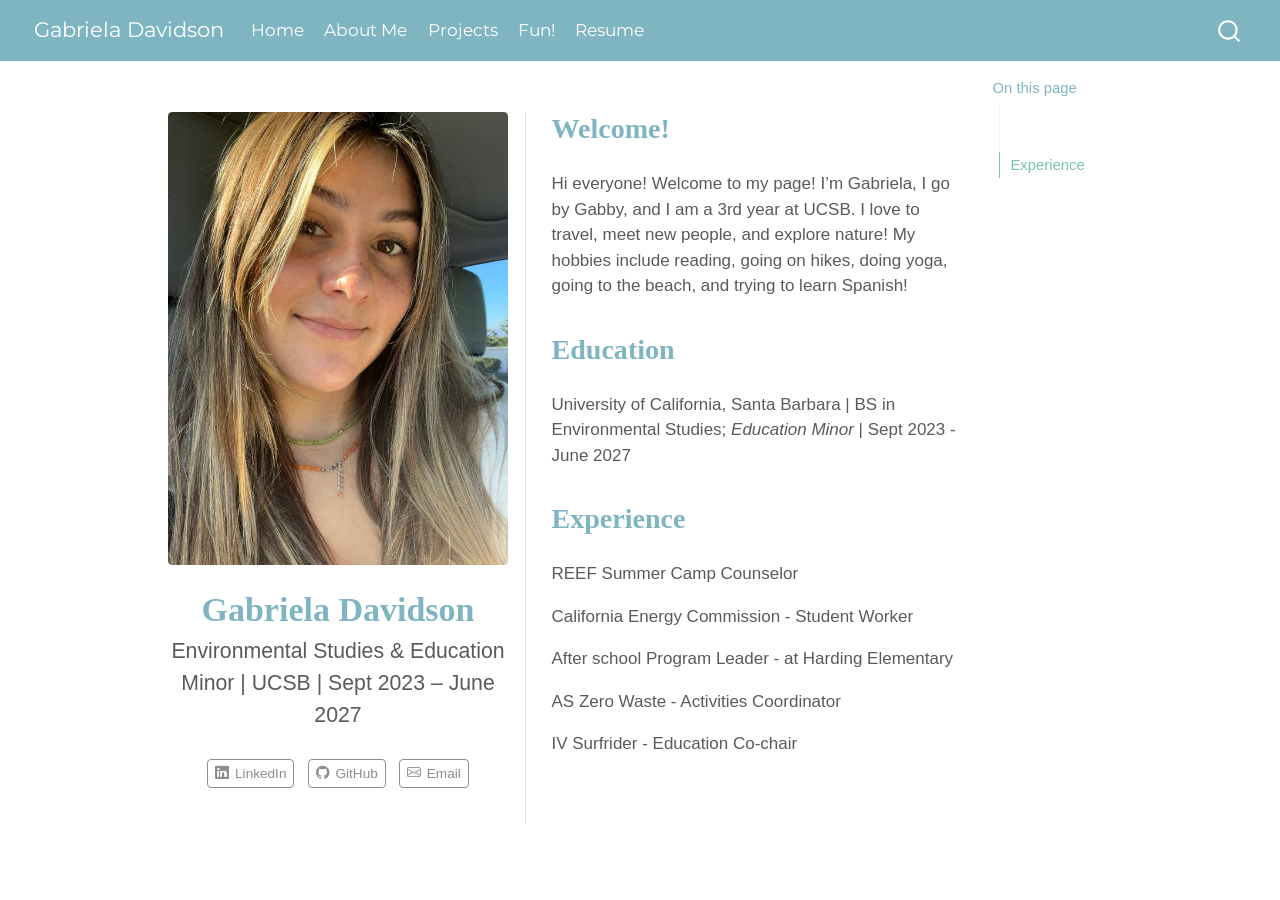
<file: docs/index.html>
<!DOCTYPE html>
<html xmlns="http://www.w3.org/1999/xhtml" lang="en" xml:lang="en"><head>

<meta charset="utf-8">
<meta name="generator" content="quarto-1.8.25">

<meta name="viewport" content="width=device-width, initial-scale=1.0, user-scalable=yes">


<title>Gabriela Davidson</title>
<style>
code{white-space: pre-wrap;}
span.smallcaps{font-variant: small-caps;}
div.columns{display: flex; gap: min(4vw, 1.5em);}
div.column{flex: auto; overflow-x: auto;}
div.hanging-indent{margin-left: 1.5em; text-indent: -1.5em;}
ul.task-list{list-style: none;}
ul.task-list li input[type="checkbox"] {
  width: 0.8em;
  margin: 0 0.8em 0.2em -1em; /* quarto-specific, see https://github.com/quarto-dev/quarto-cli/issues/4556 */ 
  vertical-align: middle;
}
</style>


<script src="site_libs/quarto-nav/quarto-nav.js"></script>
<script src="site_libs/quarto-nav/headroom.min.js"></script>
<script src="site_libs/clipboard/clipboard.min.js"></script>
<script src="site_libs/quarto-search/autocomplete.umd.js"></script>
<script src="site_libs/quarto-search/fuse.min.js"></script>
<script src="site_libs/quarto-search/quarto-search.js"></script>
<meta name="quarto:offset" content="./">
<script src="site_libs/quarto-html/quarto.js" type="module"></script>
<script src="site_libs/quarto-html/tabsets/tabsets.js" type="module"></script>
<script src="site_libs/quarto-html/axe/axe-check.js" type="module"></script>
<script src="site_libs/quarto-html/popper.min.js"></script>
<script src="site_libs/quarto-html/tippy.umd.min.js"></script>
<link href="site_libs/quarto-html/tippy.css" rel="stylesheet">
<link href="site_libs/quarto-html/quarto-syntax-highlighting-7b89279ff1a6dce999919e0e67d4d9ec.css" rel="stylesheet" id="quarto-text-highlighting-styles">
<script src="site_libs/bootstrap/bootstrap.min.js"></script>
<link href="site_libs/bootstrap/bootstrap-icons.css" rel="stylesheet">
<link href="site_libs/bootstrap/bootstrap-5b8f9b2f3cffee265242a5d44fbb1e00.min.css" rel="stylesheet" append-hash="true" id="quarto-bootstrap" data-mode="light">
<script id="quarto-search-options" type="application/json">{
  "location": "navbar",
  "copy-button": false,
  "collapse-after": 3,
  "panel-placement": "end",
  "type": "overlay",
  "limit": 50,
  "keyboard-shortcut": [
    "f",
    "/",
    "s"
  ],
  "show-item-context": false,
  "language": {
    "search-no-results-text": "No results",
    "search-matching-documents-text": "matching documents",
    "search-copy-link-title": "Copy link to search",
    "search-hide-matches-text": "Hide additional matches",
    "search-more-match-text": "more match in this document",
    "search-more-matches-text": "more matches in this document",
    "search-clear-button-title": "Clear",
    "search-text-placeholder": "",
    "search-detached-cancel-button-title": "Cancel",
    "search-submit-button-title": "Submit",
    "search-label": "Search"
  }
}</script>


<link rel="stylesheet" href="styles.css">
</head>

<body class="nav-fixed quarto-light">

<div id="quarto-search-results"></div>
  <header id="quarto-header" class="headroom fixed-top">
    <nav class="navbar navbar-expand-lg " data-bs-theme="dark">
      <div class="navbar-container container-fluid">
      <div class="navbar-brand-container mx-auto">
    <a href="./index.html" class="navbar-brand navbar-brand-logo">
    </a>
    <a class="navbar-brand" href="./index.html">
    <span class="navbar-title">Gabriela Davidson</span>
    </a>
  </div>
            <div id="quarto-search" class="" title="Search"></div>
          <button class="navbar-toggler" type="button" data-bs-toggle="collapse" data-bs-target="#navbarCollapse" aria-controls="navbarCollapse" role="menu" aria-expanded="false" aria-label="Toggle navigation" onclick="if (window.quartoToggleHeadroom) { window.quartoToggleHeadroom(); }">
  <span class="navbar-toggler-icon"></span>
</button>
          <div class="collapse navbar-collapse" id="navbarCollapse">
            <ul class="navbar-nav navbar-nav-scroll me-auto">
  <li class="nav-item">
    <a class="nav-link active" href="./index.html" aria-current="page"> 
<span class="menu-text">Home</span></a>
  </li>  
  <li class="nav-item">
    <a class="nav-link" href="./about.html"> 
<span class="menu-text">About Me</span></a>
  </li>  
  <li class="nav-item">
    <a class="nav-link" href="./projects.html"> 
<span class="menu-text">Projects</span></a>
  </li>  
  <li class="nav-item">
    <a class="nav-link" href="./fun.html"> 
<span class="menu-text">Fun!</span></a>
  </li>  
  <li class="nav-item">
    <a class="nav-link" href="./resume.html"> 
<span class="menu-text">Resume</span></a>
  </li>  
</ul>
          </div> <!-- /navcollapse -->
            <div class="quarto-navbar-tools">
</div>
      </div> <!-- /container-fluid -->
    </nav>
</header>
<!-- content -->
<div id="quarto-content" class="quarto-container page-columns page-rows-contents page-layout-article page-navbar">
<!-- sidebar -->
<!-- margin-sidebar -->
    <div id="quarto-margin-sidebar" class="sidebar margin-sidebar">
        <nav id="TOC" role="doc-toc" class="toc-active">
    <h2 id="toc-title">On this page</h2>
  <ul>
  <li><a href="#welcome" id="toc-welcome" class="nav-link active" data-scroll-target="#welcome">Welcome!</a></li>
  <li><a href="#education" id="toc-education" class="nav-link" data-scroll-target="#education">Education</a></li>
  <li><a href="#experience" id="toc-experience" class="nav-link" data-scroll-target="#experience">Experience</a></li>
  </ul>
</nav>
    </div>
<!-- main -->
<div class="quarto-about-trestles">
  <div class="about-entity">
    <img src="headshot.png" class="about-image
  rounded " style="width: 20em;">
<header id="title-block-header" class="quarto-title-block default">
<div class="quarto-title">
<h1 class="title">Gabriela Davidson</h1>
<p class="subtitle lead">Environmental Studies &amp; Education Minor | UCSB | Sept 2023 – June 2027</p>
</div>
<div class="quarto-title-meta">
  </div>
</header>
    <div class="about-links">
  <a href="https://www.linkedin.com/in/gabriela-davidson-b5725127a/" class="about-link" rel="" target="">
    <i class="bi bi-linkedin"></i>
     <span class="about-link-text">LinkedIn</span>
  </a>
  <a href="https://github.com/gdavidson533" class="about-link" rel="" target="">
    <i class="bi bi-github"></i>
     <span class="about-link-text">GitHub</span>
  </a>
  <a href="mailto:gabrieladavidson533@gmail.com" class="about-link" rel="" target="">
    <i class="bi bi-envelope"></i>
     <span class="about-link-text">Email</span>
  </a>
</div>
  </div>
  <div class="about-contents"><main class="content" id="quarto-document-content">

<section id="welcome" class="level2">
<h2 data-anchor-id="welcome">Welcome!</h2>
<p>Hi everyone! Welcome to my page! I’m Gabriela, I go by Gabby, and I am a 3rd year at UCSB. I love to travel, meet new people, and explore nature! My hobbies include reading, going on hikes, doing yoga, going to the beach, and trying to learn Spanish!</p>
</section>
<section id="education" class="level2">
<h2 data-anchor-id="education">Education</h2>
<p>University of California, Santa Barbara | BS in Environmental Studies; <em>Education Minor</em> | Sept 2023 - June 2027</p>
</section>
<section id="experience" class="level2">
<h2 data-anchor-id="experience">Experience</h2>
<p>REEF Summer Camp Counselor</p>
<p>California Energy Commission - Student Worker</p>
<p>After school Program Leader - at Harding Elementary</p>
<p>AS Zero Waste - Activities Coordinator</p>
<p>IV Surfrider - Education Co-chair</p>


</section>
</main></div>
</div>
 <!-- /main -->
<script id="quarto-html-after-body" type="application/javascript">
  window.document.addEventListener("DOMContentLoaded", function (event) {
    const isCodeAnnotation = (el) => {
      for (const clz of el.classList) {
        if (clz.startsWith('code-annotation-')) {                     
          return true;
        }
      }
      return false;
    }
    const onCopySuccess = function(e) {
      // button target
      const button = e.trigger;
      // don't keep focus
      button.blur();
      // flash "checked"
      button.classList.add('code-copy-button-checked');
      var currentTitle = button.getAttribute("title");
      button.setAttribute("title", "Copied!");
      let tooltip;
      if (window.bootstrap) {
        button.setAttribute("data-bs-toggle", "tooltip");
        button.setAttribute("data-bs-placement", "left");
        button.setAttribute("data-bs-title", "Copied!");
        tooltip = new bootstrap.Tooltip(button, 
          { trigger: "manual", 
            customClass: "code-copy-button-tooltip",
            offset: [0, -8]});
        tooltip.show();    
      }
      setTimeout(function() {
        if (tooltip) {
          tooltip.hide();
          button.removeAttribute("data-bs-title");
          button.removeAttribute("data-bs-toggle");
          button.removeAttribute("data-bs-placement");
        }
        button.setAttribute("title", currentTitle);
        button.classList.remove('code-copy-button-checked');
      }, 1000);
      // clear code selection
      e.clearSelection();
    }
    const getTextToCopy = function(trigger) {
      const outerScaffold = trigger.parentElement.cloneNode(true);
      const codeEl = outerScaffold.querySelector('code');
      for (const childEl of codeEl.children) {
        if (isCodeAnnotation(childEl)) {
          childEl.remove();
        }
      }
      return codeEl.innerText;
    }
    const clipboard = new window.ClipboardJS('.code-copy-button:not([data-in-quarto-modal])', {
      text: getTextToCopy
    });
    clipboard.on('success', onCopySuccess);
    if (window.document.getElementById('quarto-embedded-source-code-modal')) {
      const clipboardModal = new window.ClipboardJS('.code-copy-button[data-in-quarto-modal]', {
        text: getTextToCopy,
        container: window.document.getElementById('quarto-embedded-source-code-modal')
      });
      clipboardModal.on('success', onCopySuccess);
    }
      var localhostRegex = new RegExp(/^(?:http|https):\/\/localhost\:?[0-9]*\//);
      var mailtoRegex = new RegExp(/^mailto:/);
        var filterRegex = new RegExp('/' + window.location.host + '/');
      var isInternal = (href) => {
          return filterRegex.test(href) || localhostRegex.test(href) || mailtoRegex.test(href);
      }
      // Inspect non-navigation links and adorn them if external
     var links = window.document.querySelectorAll('a[href]:not(.nav-link):not(.navbar-brand):not(.toc-action):not(.sidebar-link):not(.sidebar-item-toggle):not(.pagination-link):not(.no-external):not([aria-hidden]):not(.dropdown-item):not(.quarto-navigation-tool):not(.about-link)');
      for (var i=0; i<links.length; i++) {
        const link = links[i];
        if (!isInternal(link.href)) {
          // undo the damage that might have been done by quarto-nav.js in the case of
          // links that we want to consider external
          if (link.dataset.originalHref !== undefined) {
            link.href = link.dataset.originalHref;
          }
        }
      }
    function tippyHover(el, contentFn, onTriggerFn, onUntriggerFn) {
      const config = {
        allowHTML: true,
        maxWidth: 500,
        delay: 100,
        arrow: false,
        appendTo: function(el) {
            return el.parentElement;
        },
        interactive: true,
        interactiveBorder: 10,
        theme: 'quarto',
        placement: 'bottom-start',
      };
      if (contentFn) {
        config.content = contentFn;
      }
      if (onTriggerFn) {
        config.onTrigger = onTriggerFn;
      }
      if (onUntriggerFn) {
        config.onUntrigger = onUntriggerFn;
      }
      window.tippy(el, config); 
    }
    const noterefs = window.document.querySelectorAll('a[role="doc-noteref"]');
    for (var i=0; i<noterefs.length; i++) {
      const ref = noterefs[i];
      tippyHover(ref, function() {
        // use id or data attribute instead here
        let href = ref.getAttribute('data-footnote-href') || ref.getAttribute('href');
        try { href = new URL(href).hash; } catch {}
        const id = href.replace(/^#\/?/, "");
        const note = window.document.getElementById(id);
        if (note) {
          return note.innerHTML;
        } else {
          return "";
        }
      });
    }
    const xrefs = window.document.querySelectorAll('a.quarto-xref');
    const processXRef = (id, note) => {
      // Strip column container classes
      const stripColumnClz = (el) => {
        el.classList.remove("page-full", "page-columns");
        if (el.children) {
          for (const child of el.children) {
            stripColumnClz(child);
          }
        }
      }
      stripColumnClz(note)
      if (id === null || id.startsWith('sec-')) {
        // Special case sections, only their first couple elements
        const container = document.createElement("div");
        if (note.children && note.children.length > 2) {
          container.appendChild(note.children[0].cloneNode(true));
          for (let i = 1; i < note.children.length; i++) {
            const child = note.children[i];
            if (child.tagName === "P" && child.innerText === "") {
              continue;
            } else {
              container.appendChild(child.cloneNode(true));
              break;
            }
          }
          if (window.Quarto?.typesetMath) {
            window.Quarto.typesetMath(container);
          }
          return container.innerHTML
        } else {
          if (window.Quarto?.typesetMath) {
            window.Quarto.typesetMath(note);
          }
          return note.innerHTML;
        }
      } else {
        // Remove any anchor links if they are present
        const anchorLink = note.querySelector('a.anchorjs-link');
        if (anchorLink) {
          anchorLink.remove();
        }
        if (window.Quarto?.typesetMath) {
          window.Quarto.typesetMath(note);
        }
        if (note.classList.contains("callout")) {
          return note.outerHTML;
        } else {
          return note.innerHTML;
        }
      }
    }
    for (var i=0; i<xrefs.length; i++) {
      const xref = xrefs[i];
      tippyHover(xref, undefined, function(instance) {
        instance.disable();
        let url = xref.getAttribute('href');
        let hash = undefined; 
        if (url.startsWith('#')) {
          hash = url;
        } else {
          try { hash = new URL(url).hash; } catch {}
        }
        if (hash) {
          const id = hash.replace(/^#\/?/, "");
          const note = window.document.getElementById(id);
          if (note !== null) {
            try {
              const html = processXRef(id, note.cloneNode(true));
              instance.setContent(html);
            } finally {
              instance.enable();
              instance.show();
            }
          } else {
            // See if we can fetch this
            fetch(url.split('#')[0])
            .then(res => res.text())
            .then(html => {
              const parser = new DOMParser();
              const htmlDoc = parser.parseFromString(html, "text/html");
              const note = htmlDoc.getElementById(id);
              if (note !== null) {
                const html = processXRef(id, note);
                instance.setContent(html);
              } 
            }).finally(() => {
              instance.enable();
              instance.show();
            });
          }
        } else {
          // See if we can fetch a full url (with no hash to target)
          // This is a special case and we should probably do some content thinning / targeting
          fetch(url)
          .then(res => res.text())
          .then(html => {
            const parser = new DOMParser();
            const htmlDoc = parser.parseFromString(html, "text/html");
            const note = htmlDoc.querySelector('main.content');
            if (note !== null) {
              // This should only happen for chapter cross references
              // (since there is no id in the URL)
              // remove the first header
              if (note.children.length > 0 && note.children[0].tagName === "HEADER") {
                note.children[0].remove();
              }
              const html = processXRef(null, note);
              instance.setContent(html);
            } 
          }).finally(() => {
            instance.enable();
            instance.show();
          });
        }
      }, function(instance) {
      });
    }
        let selectedAnnoteEl;
        const selectorForAnnotation = ( cell, annotation) => {
          let cellAttr = 'data-code-cell="' + cell + '"';
          let lineAttr = 'data-code-annotation="' +  annotation + '"';
          const selector = 'span[' + cellAttr + '][' + lineAttr + ']';
          return selector;
        }
        const selectCodeLines = (annoteEl) => {
          const doc = window.document;
          const targetCell = annoteEl.getAttribute("data-target-cell");
          const targetAnnotation = annoteEl.getAttribute("data-target-annotation");
          const annoteSpan = window.document.querySelector(selectorForAnnotation(targetCell, targetAnnotation));
          const lines = annoteSpan.getAttribute("data-code-lines").split(",");
          const lineIds = lines.map((line) => {
            return targetCell + "-" + line;
          })
          let top = null;
          let height = null;
          let parent = null;
          if (lineIds.length > 0) {
              //compute the position of the single el (top and bottom and make a div)
              const el = window.document.getElementById(lineIds[0]);
              top = el.offsetTop;
              height = el.offsetHeight;
              parent = el.parentElement.parentElement;
            if (lineIds.length > 1) {
              const lastEl = window.document.getElementById(lineIds[lineIds.length - 1]);
              const bottom = lastEl.offsetTop + lastEl.offsetHeight;
              height = bottom - top;
            }
            if (top !== null && height !== null && parent !== null) {
              // cook up a div (if necessary) and position it 
              let div = window.document.getElementById("code-annotation-line-highlight");
              if (div === null) {
                div = window.document.createElement("div");
                div.setAttribute("id", "code-annotation-line-highlight");
                div.style.position = 'absolute';
                parent.appendChild(div);
              }
              div.style.top = top - 2 + "px";
              div.style.height = height + 4 + "px";
              div.style.left = 0;
              let gutterDiv = window.document.getElementById("code-annotation-line-highlight-gutter");
              if (gutterDiv === null) {
                gutterDiv = window.document.createElement("div");
                gutterDiv.setAttribute("id", "code-annotation-line-highlight-gutter");
                gutterDiv.style.position = 'absolute';
                const codeCell = window.document.getElementById(targetCell);
                const gutter = codeCell.querySelector('.code-annotation-gutter');
                gutter.appendChild(gutterDiv);
              }
              gutterDiv.style.top = top - 2 + "px";
              gutterDiv.style.height = height + 4 + "px";
            }
            selectedAnnoteEl = annoteEl;
          }
        };
        const unselectCodeLines = () => {
          const elementsIds = ["code-annotation-line-highlight", "code-annotation-line-highlight-gutter"];
          elementsIds.forEach((elId) => {
            const div = window.document.getElementById(elId);
            if (div) {
              div.remove();
            }
          });
          selectedAnnoteEl = undefined;
        };
          // Handle positioning of the toggle
      window.addEventListener(
        "resize",
        throttle(() => {
          elRect = undefined;
          if (selectedAnnoteEl) {
            selectCodeLines(selectedAnnoteEl);
          }
        }, 10)
      );
      function throttle(fn, ms) {
      let throttle = false;
      let timer;
        return (...args) => {
          if(!throttle) { // first call gets through
              fn.apply(this, args);
              throttle = true;
          } else { // all the others get throttled
              if(timer) clearTimeout(timer); // cancel #2
              timer = setTimeout(() => {
                fn.apply(this, args);
                timer = throttle = false;
              }, ms);
          }
        };
      }
        // Attach click handler to the DT
        const annoteDls = window.document.querySelectorAll('dt[data-target-cell]');
        for (const annoteDlNode of annoteDls) {
          annoteDlNode.addEventListener('click', (event) => {
            const clickedEl = event.target;
            if (clickedEl !== selectedAnnoteEl) {
              unselectCodeLines();
              const activeEl = window.document.querySelector('dt[data-target-cell].code-annotation-active');
              if (activeEl) {
                activeEl.classList.remove('code-annotation-active');
              }
              selectCodeLines(clickedEl);
              clickedEl.classList.add('code-annotation-active');
            } else {
              // Unselect the line
              unselectCodeLines();
              clickedEl.classList.remove('code-annotation-active');
            }
          });
        }
    const findCites = (el) => {
      const parentEl = el.parentElement;
      if (parentEl) {
        const cites = parentEl.dataset.cites;
        if (cites) {
          return {
            el,
            cites: cites.split(' ')
          };
        } else {
          return findCites(el.parentElement)
        }
      } else {
        return undefined;
      }
    };
    var bibliorefs = window.document.querySelectorAll('a[role="doc-biblioref"]');
    for (var i=0; i<bibliorefs.length; i++) {
      const ref = bibliorefs[i];
      const citeInfo = findCites(ref);
      if (citeInfo) {
        tippyHover(citeInfo.el, function() {
          var popup = window.document.createElement('div');
          citeInfo.cites.forEach(function(cite) {
            var citeDiv = window.document.createElement('div');
            citeDiv.classList.add('hanging-indent');
            citeDiv.classList.add('csl-entry');
            var biblioDiv = window.document.getElementById('ref-' + cite);
            if (biblioDiv) {
              citeDiv.innerHTML = biblioDiv.innerHTML;
            }
            popup.appendChild(citeDiv);
          });
          return popup.innerHTML;
        });
      }
    }
  });
  </script>
</div> <!-- /content -->




</body></html>
</file>
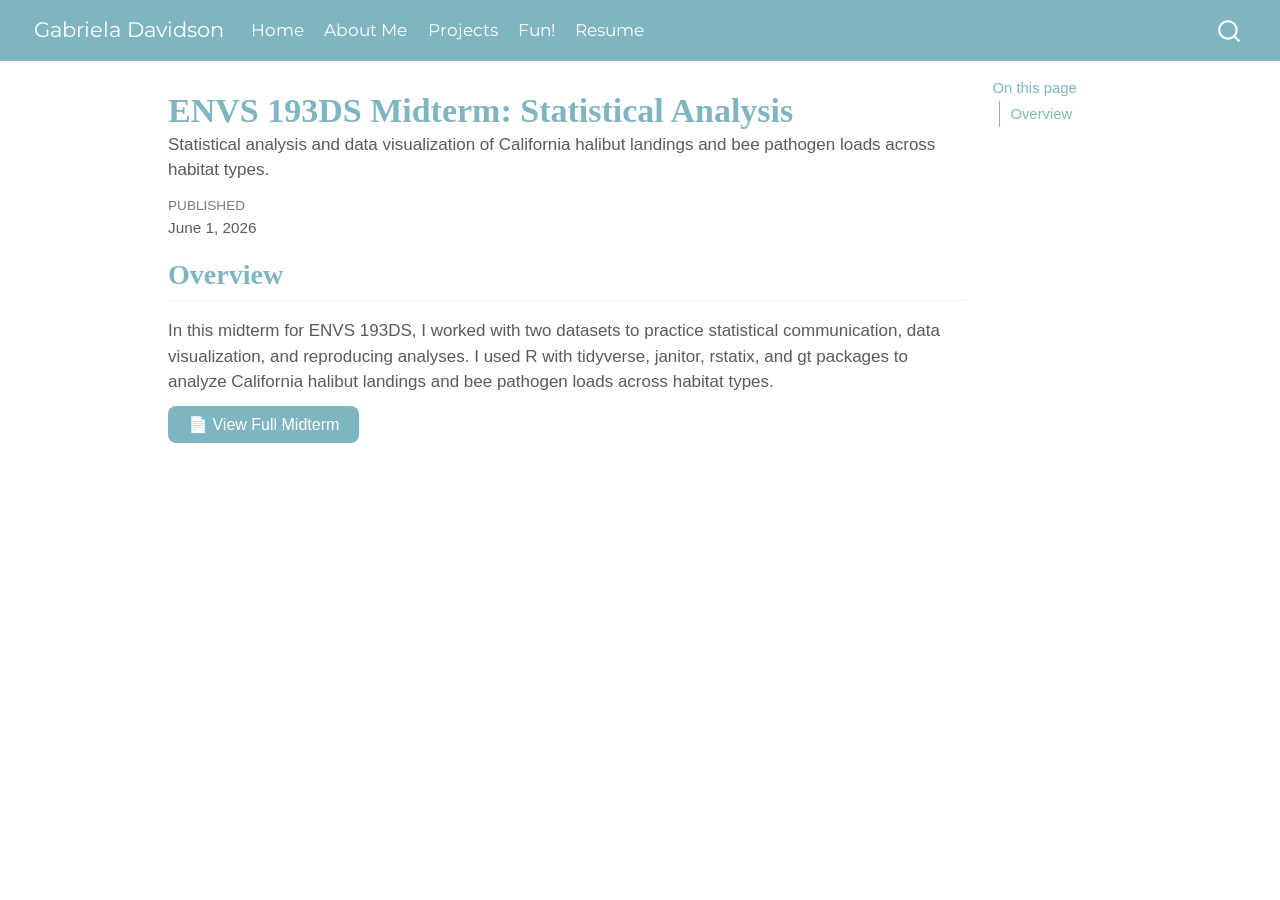
<file: docs/posts/coding-project/index.html>
<!DOCTYPE html>
<html xmlns="http://www.w3.org/1999/xhtml" lang="en" xml:lang="en"><head>

<meta charset="utf-8">
<meta name="generator" content="quarto-1.8.25">

<meta name="viewport" content="width=device-width, initial-scale=1.0, user-scalable=yes">

<meta name="dcterms.date" content="2026-06-01">
<meta name="description" content="Statistical analysis and data visualization of California halibut landings and bee pathogen loads across habitat types.">

<title>index – Gabriela Davidson</title>
<style>
code{white-space: pre-wrap;}
span.smallcaps{font-variant: small-caps;}
div.columns{display: flex; gap: min(4vw, 1.5em);}
div.column{flex: auto; overflow-x: auto;}
div.hanging-indent{margin-left: 1.5em; text-indent: -1.5em;}
ul.task-list{list-style: none;}
ul.task-list li input[type="checkbox"] {
  width: 0.8em;
  margin: 0 0.8em 0.2em -1em; /* quarto-specific, see https://github.com/quarto-dev/quarto-cli/issues/4556 */ 
  vertical-align: middle;
}
</style>


<script src="../../site_libs/quarto-nav/quarto-nav.js"></script>
<script src="../../site_libs/quarto-nav/headroom.min.js"></script>
<script src="../../site_libs/clipboard/clipboard.min.js"></script>
<script src="../../site_libs/quarto-search/autocomplete.umd.js"></script>
<script src="../../site_libs/quarto-search/fuse.min.js"></script>
<script src="../../site_libs/quarto-search/quarto-search.js"></script>
<meta name="quarto:offset" content="../../">
<script src="../../site_libs/quarto-html/quarto.js" type="module"></script>
<script src="../../site_libs/quarto-html/tabsets/tabsets.js" type="module"></script>
<script src="../../site_libs/quarto-html/axe/axe-check.js" type="module"></script>
<script src="../../site_libs/quarto-html/popper.min.js"></script>
<script src="../../site_libs/quarto-html/tippy.umd.min.js"></script>
<script src="../../site_libs/quarto-html/anchor.min.js"></script>
<link href="../../site_libs/quarto-html/tippy.css" rel="stylesheet">
<link href="../../site_libs/quarto-html/quarto-syntax-highlighting-7b89279ff1a6dce999919e0e67d4d9ec.css" rel="stylesheet" id="quarto-text-highlighting-styles">
<script src="../../site_libs/bootstrap/bootstrap.min.js"></script>
<link href="../../site_libs/bootstrap/bootstrap-icons.css" rel="stylesheet">
<link href="../../site_libs/bootstrap/bootstrap-5b8f9b2f3cffee265242a5d44fbb1e00.min.css" rel="stylesheet" append-hash="true" id="quarto-bootstrap" data-mode="light">
<script id="quarto-search-options" type="application/json">{
  "location": "navbar",
  "copy-button": false,
  "collapse-after": 3,
  "panel-placement": "end",
  "type": "overlay",
  "limit": 50,
  "keyboard-shortcut": [
    "f",
    "/",
    "s"
  ],
  "show-item-context": false,
  "language": {
    "search-no-results-text": "No results",
    "search-matching-documents-text": "matching documents",
    "search-copy-link-title": "Copy link to search",
    "search-hide-matches-text": "Hide additional matches",
    "search-more-match-text": "more match in this document",
    "search-more-matches-text": "more matches in this document",
    "search-clear-button-title": "Clear",
    "search-text-placeholder": "",
    "search-detached-cancel-button-title": "Cancel",
    "search-submit-button-title": "Submit",
    "search-label": "Search"
  }
}</script>


<link rel="stylesheet" href="../../styles.css">
</head>

<body class="nav-fixed quarto-light">

<div id="quarto-search-results"></div>
  <header id="quarto-header" class="headroom fixed-top">
    <nav class="navbar navbar-expand-lg " data-bs-theme="dark">
      <div class="navbar-container container-fluid">
      <div class="navbar-brand-container mx-auto">
    <a href="../../index.html" class="navbar-brand navbar-brand-logo">
    </a>
    <a class="navbar-brand" href="../../index.html">
    <span class="navbar-title">Gabriela Davidson</span>
    </a>
  </div>
            <div id="quarto-search" class="" title="Search"></div>
          <button class="navbar-toggler" type="button" data-bs-toggle="collapse" data-bs-target="#navbarCollapse" aria-controls="navbarCollapse" role="menu" aria-expanded="false" aria-label="Toggle navigation" onclick="if (window.quartoToggleHeadroom) { window.quartoToggleHeadroom(); }">
  <span class="navbar-toggler-icon"></span>
</button>
          <div class="collapse navbar-collapse" id="navbarCollapse">
            <ul class="navbar-nav navbar-nav-scroll me-auto">
  <li class="nav-item">
    <a class="nav-link" href="../../index.html"> 
<span class="menu-text">Home</span></a>
  </li>  
  <li class="nav-item">
    <a class="nav-link" href="../../about.html"> 
<span class="menu-text">About Me</span></a>
  </li>  
  <li class="nav-item">
    <a class="nav-link" href="../../projects.html"> 
<span class="menu-text">Projects</span></a>
  </li>  
  <li class="nav-item">
    <a class="nav-link" href="../../fun.html"> 
<span class="menu-text">Fun!</span></a>
  </li>  
  <li class="nav-item">
    <a class="nav-link" href="../../resume.html"> 
<span class="menu-text">Resume</span></a>
  </li>  
</ul>
          </div> <!-- /navcollapse -->
            <div class="quarto-navbar-tools">
</div>
      </div> <!-- /container-fluid -->
    </nav>
</header>
<!-- content -->
<div id="quarto-content" class="quarto-container page-columns page-rows-contents page-layout-article page-navbar">
<!-- sidebar -->
<!-- margin-sidebar -->
    <div id="quarto-margin-sidebar" class="sidebar margin-sidebar">
        <nav id="TOC" role="doc-toc" class="toc-active">
    <h2 id="toc-title">On this page</h2>
   
  <ul>
  <li><a href="#overview" id="toc-overview" class="nav-link active" data-scroll-target="#overview">Overview</a></li>
  </ul>
</nav>
    </div>
<!-- main -->
<main class="content" id="quarto-document-content">

<header id="title-block-header" class="quarto-title-block default">
<div class="quarto-title">
<h1 class="title">ENVS 193DS Midterm: Statistical Analysis</h1>
</div>

<div>
  <div class="description">
    Statistical analysis and data visualization of California halibut landings and bee pathogen loads across habitat types.
  </div>
</div>


<div class="quarto-title-meta">

    
    <div>
    <div class="quarto-title-meta-heading">Published</div>
    <div class="quarto-title-meta-contents">
      <p class="date">June 1, 2026</p>
    </div>
  </div>
  
    
  </div>
  


</header>


<section id="overview" class="level2">
<h2 class="anchored" data-anchor-id="overview">Overview</h2>
<p>In this midterm for ENVS 193DS, I worked with two datasets to practice statistical communication, data visualization, and reproducing analyses. I used R with tidyverse, janitor, rstatix, and gt packages to analyze California halibut landings and bee pathogen loads across habitat types.</p>
<a href="Midterm_gabriela_davidson-1.pdf" target="_blank" style="background-color: #7FB5C1; color: white; padding: 10px 20px; 
border-radius: 8px; text-decoration: none; font-size: 16px;">
📄 View Full Midterm
</a>


</section>

</main> <!-- /main -->
<script id="quarto-html-after-body" type="application/javascript">
  window.document.addEventListener("DOMContentLoaded", function (event) {
    const icon = "";
    const anchorJS = new window.AnchorJS();
    anchorJS.options = {
      placement: 'right',
      icon: icon
    };
    anchorJS.add('.anchored');
    const isCodeAnnotation = (el) => {
      for (const clz of el.classList) {
        if (clz.startsWith('code-annotation-')) {                     
          return true;
        }
      }
      return false;
    }
    const onCopySuccess = function(e) {
      // button target
      const button = e.trigger;
      // don't keep focus
      button.blur();
      // flash "checked"
      button.classList.add('code-copy-button-checked');
      var currentTitle = button.getAttribute("title");
      button.setAttribute("title", "Copied!");
      let tooltip;
      if (window.bootstrap) {
        button.setAttribute("data-bs-toggle", "tooltip");
        button.setAttribute("data-bs-placement", "left");
        button.setAttribute("data-bs-title", "Copied!");
        tooltip = new bootstrap.Tooltip(button, 
          { trigger: "manual", 
            customClass: "code-copy-button-tooltip",
            offset: [0, -8]});
        tooltip.show();    
      }
      setTimeout(function() {
        if (tooltip) {
          tooltip.hide();
          button.removeAttribute("data-bs-title");
          button.removeAttribute("data-bs-toggle");
          button.removeAttribute("data-bs-placement");
        }
        button.setAttribute("title", currentTitle);
        button.classList.remove('code-copy-button-checked');
      }, 1000);
      // clear code selection
      e.clearSelection();
    }
    const getTextToCopy = function(trigger) {
      const outerScaffold = trigger.parentElement.cloneNode(true);
      const codeEl = outerScaffold.querySelector('code');
      for (const childEl of codeEl.children) {
        if (isCodeAnnotation(childEl)) {
          childEl.remove();
        }
      }
      return codeEl.innerText;
    }
    const clipboard = new window.ClipboardJS('.code-copy-button:not([data-in-quarto-modal])', {
      text: getTextToCopy
    });
    clipboard.on('success', onCopySuccess);
    if (window.document.getElementById('quarto-embedded-source-code-modal')) {
      const clipboardModal = new window.ClipboardJS('.code-copy-button[data-in-quarto-modal]', {
        text: getTextToCopy,
        container: window.document.getElementById('quarto-embedded-source-code-modal')
      });
      clipboardModal.on('success', onCopySuccess);
    }
      var localhostRegex = new RegExp(/^(?:http|https):\/\/localhost\:?[0-9]*\//);
      var mailtoRegex = new RegExp(/^mailto:/);
        var filterRegex = new RegExp('/' + window.location.host + '/');
      var isInternal = (href) => {
          return filterRegex.test(href) || localhostRegex.test(href) || mailtoRegex.test(href);
      }
      // Inspect non-navigation links and adorn them if external
     var links = window.document.querySelectorAll('a[href]:not(.nav-link):not(.navbar-brand):not(.toc-action):not(.sidebar-link):not(.sidebar-item-toggle):not(.pagination-link):not(.no-external):not([aria-hidden]):not(.dropdown-item):not(.quarto-navigation-tool):not(.about-link)');
      for (var i=0; i<links.length; i++) {
        const link = links[i];
        if (!isInternal(link.href)) {
          // undo the damage that might have been done by quarto-nav.js in the case of
          // links that we want to consider external
          if (link.dataset.originalHref !== undefined) {
            link.href = link.dataset.originalHref;
          }
        }
      }
    function tippyHover(el, contentFn, onTriggerFn, onUntriggerFn) {
      const config = {
        allowHTML: true,
        maxWidth: 500,
        delay: 100,
        arrow: false,
        appendTo: function(el) {
            return el.parentElement;
        },
        interactive: true,
        interactiveBorder: 10,
        theme: 'quarto',
        placement: 'bottom-start',
      };
      if (contentFn) {
        config.content = contentFn;
      }
      if (onTriggerFn) {
        config.onTrigger = onTriggerFn;
      }
      if (onUntriggerFn) {
        config.onUntrigger = onUntriggerFn;
      }
      window.tippy(el, config); 
    }
    const noterefs = window.document.querySelectorAll('a[role="doc-noteref"]');
    for (var i=0; i<noterefs.length; i++) {
      const ref = noterefs[i];
      tippyHover(ref, function() {
        // use id or data attribute instead here
        let href = ref.getAttribute('data-footnote-href') || ref.getAttribute('href');
        try { href = new URL(href).hash; } catch {}
        const id = href.replace(/^#\/?/, "");
        const note = window.document.getElementById(id);
        if (note) {
          return note.innerHTML;
        } else {
          return "";
        }
      });
    }
    const xrefs = window.document.querySelectorAll('a.quarto-xref');
    const processXRef = (id, note) => {
      // Strip column container classes
      const stripColumnClz = (el) => {
        el.classList.remove("page-full", "page-columns");
        if (el.children) {
          for (const child of el.children) {
            stripColumnClz(child);
          }
        }
      }
      stripColumnClz(note)
      if (id === null || id.startsWith('sec-')) {
        // Special case sections, only their first couple elements
        const container = document.createElement("div");
        if (note.children && note.children.length > 2) {
          container.appendChild(note.children[0].cloneNode(true));
          for (let i = 1; i < note.children.length; i++) {
            const child = note.children[i];
            if (child.tagName === "P" && child.innerText === "") {
              continue;
            } else {
              container.appendChild(child.cloneNode(true));
              break;
            }
          }
          if (window.Quarto?.typesetMath) {
            window.Quarto.typesetMath(container);
          }
          return container.innerHTML
        } else {
          if (window.Quarto?.typesetMath) {
            window.Quarto.typesetMath(note);
          }
          return note.innerHTML;
        }
      } else {
        // Remove any anchor links if they are present
        const anchorLink = note.querySelector('a.anchorjs-link');
        if (anchorLink) {
          anchorLink.remove();
        }
        if (window.Quarto?.typesetMath) {
          window.Quarto.typesetMath(note);
        }
        if (note.classList.contains("callout")) {
          return note.outerHTML;
        } else {
          return note.innerHTML;
        }
      }
    }
    for (var i=0; i<xrefs.length; i++) {
      const xref = xrefs[i];
      tippyHover(xref, undefined, function(instance) {
        instance.disable();
        let url = xref.getAttribute('href');
        let hash = undefined; 
        if (url.startsWith('#')) {
          hash = url;
        } else {
          try { hash = new URL(url).hash; } catch {}
        }
        if (hash) {
          const id = hash.replace(/^#\/?/, "");
          const note = window.document.getElementById(id);
          if (note !== null) {
            try {
              const html = processXRef(id, note.cloneNode(true));
              instance.setContent(html);
            } finally {
              instance.enable();
              instance.show();
            }
          } else {
            // See if we can fetch this
            fetch(url.split('#')[0])
            .then(res => res.text())
            .then(html => {
              const parser = new DOMParser();
              const htmlDoc = parser.parseFromString(html, "text/html");
              const note = htmlDoc.getElementById(id);
              if (note !== null) {
                const html = processXRef(id, note);
                instance.setContent(html);
              } 
            }).finally(() => {
              instance.enable();
              instance.show();
            });
          }
        } else {
          // See if we can fetch a full url (with no hash to target)
          // This is a special case and we should probably do some content thinning / targeting
          fetch(url)
          .then(res => res.text())
          .then(html => {
            const parser = new DOMParser();
            const htmlDoc = parser.parseFromString(html, "text/html");
            const note = htmlDoc.querySelector('main.content');
            if (note !== null) {
              // This should only happen for chapter cross references
              // (since there is no id in the URL)
              // remove the first header
              if (note.children.length > 0 && note.children[0].tagName === "HEADER") {
                note.children[0].remove();
              }
              const html = processXRef(null, note);
              instance.setContent(html);
            } 
          }).finally(() => {
            instance.enable();
            instance.show();
          });
        }
      }, function(instance) {
      });
    }
        let selectedAnnoteEl;
        const selectorForAnnotation = ( cell, annotation) => {
          let cellAttr = 'data-code-cell="' + cell + '"';
          let lineAttr = 'data-code-annotation="' +  annotation + '"';
          const selector = 'span[' + cellAttr + '][' + lineAttr + ']';
          return selector;
        }
        const selectCodeLines = (annoteEl) => {
          const doc = window.document;
          const targetCell = annoteEl.getAttribute("data-target-cell");
          const targetAnnotation = annoteEl.getAttribute("data-target-annotation");
          const annoteSpan = window.document.querySelector(selectorForAnnotation(targetCell, targetAnnotation));
          const lines = annoteSpan.getAttribute("data-code-lines").split(",");
          const lineIds = lines.map((line) => {
            return targetCell + "-" + line;
          })
          let top = null;
          let height = null;
          let parent = null;
          if (lineIds.length > 0) {
              //compute the position of the single el (top and bottom and make a div)
              const el = window.document.getElementById(lineIds[0]);
              top = el.offsetTop;
              height = el.offsetHeight;
              parent = el.parentElement.parentElement;
            if (lineIds.length > 1) {
              const lastEl = window.document.getElementById(lineIds[lineIds.length - 1]);
              const bottom = lastEl.offsetTop + lastEl.offsetHeight;
              height = bottom - top;
            }
            if (top !== null && height !== null && parent !== null) {
              // cook up a div (if necessary) and position it 
              let div = window.document.getElementById("code-annotation-line-highlight");
              if (div === null) {
                div = window.document.createElement("div");
                div.setAttribute("id", "code-annotation-line-highlight");
                div.style.position = 'absolute';
                parent.appendChild(div);
              }
              div.style.top = top - 2 + "px";
              div.style.height = height + 4 + "px";
              div.style.left = 0;
              let gutterDiv = window.document.getElementById("code-annotation-line-highlight-gutter");
              if (gutterDiv === null) {
                gutterDiv = window.document.createElement("div");
                gutterDiv.setAttribute("id", "code-annotation-line-highlight-gutter");
                gutterDiv.style.position = 'absolute';
                const codeCell = window.document.getElementById(targetCell);
                const gutter = codeCell.querySelector('.code-annotation-gutter');
                gutter.appendChild(gutterDiv);
              }
              gutterDiv.style.top = top - 2 + "px";
              gutterDiv.style.height = height + 4 + "px";
            }
            selectedAnnoteEl = annoteEl;
          }
        };
        const unselectCodeLines = () => {
          const elementsIds = ["code-annotation-line-highlight", "code-annotation-line-highlight-gutter"];
          elementsIds.forEach((elId) => {
            const div = window.document.getElementById(elId);
            if (div) {
              div.remove();
            }
          });
          selectedAnnoteEl = undefined;
        };
          // Handle positioning of the toggle
      window.addEventListener(
        "resize",
        throttle(() => {
          elRect = undefined;
          if (selectedAnnoteEl) {
            selectCodeLines(selectedAnnoteEl);
          }
        }, 10)
      );
      function throttle(fn, ms) {
      let throttle = false;
      let timer;
        return (...args) => {
          if(!throttle) { // first call gets through
              fn.apply(this, args);
              throttle = true;
          } else { // all the others get throttled
              if(timer) clearTimeout(timer); // cancel #2
              timer = setTimeout(() => {
                fn.apply(this, args);
                timer = throttle = false;
              }, ms);
          }
        };
      }
        // Attach click handler to the DT
        const annoteDls = window.document.querySelectorAll('dt[data-target-cell]');
        for (const annoteDlNode of annoteDls) {
          annoteDlNode.addEventListener('click', (event) => {
            const clickedEl = event.target;
            if (clickedEl !== selectedAnnoteEl) {
              unselectCodeLines();
              const activeEl = window.document.querySelector('dt[data-target-cell].code-annotation-active');
              if (activeEl) {
                activeEl.classList.remove('code-annotation-active');
              }
              selectCodeLines(clickedEl);
              clickedEl.classList.add('code-annotation-active');
            } else {
              // Unselect the line
              unselectCodeLines();
              clickedEl.classList.remove('code-annotation-active');
            }
          });
        }
    const findCites = (el) => {
      const parentEl = el.parentElement;
      if (parentEl) {
        const cites = parentEl.dataset.cites;
        if (cites) {
          return {
            el,
            cites: cites.split(' ')
          };
        } else {
          return findCites(el.parentElement)
        }
      } else {
        return undefined;
      }
    };
    var bibliorefs = window.document.querySelectorAll('a[role="doc-biblioref"]');
    for (var i=0; i<bibliorefs.length; i++) {
      const ref = bibliorefs[i];
      const citeInfo = findCites(ref);
      if (citeInfo) {
        tippyHover(citeInfo.el, function() {
          var popup = window.document.createElement('div');
          citeInfo.cites.forEach(function(cite) {
            var citeDiv = window.document.createElement('div');
            citeDiv.classList.add('hanging-indent');
            citeDiv.classList.add('csl-entry');
            var biblioDiv = window.document.getElementById('ref-' + cite);
            if (biblioDiv) {
              citeDiv.innerHTML = biblioDiv.innerHTML;
            }
            popup.appendChild(citeDiv);
          });
          return popup.innerHTML;
        });
      }
    }
  });
  </script>
</div> <!-- /content -->




</body></html>
</file>
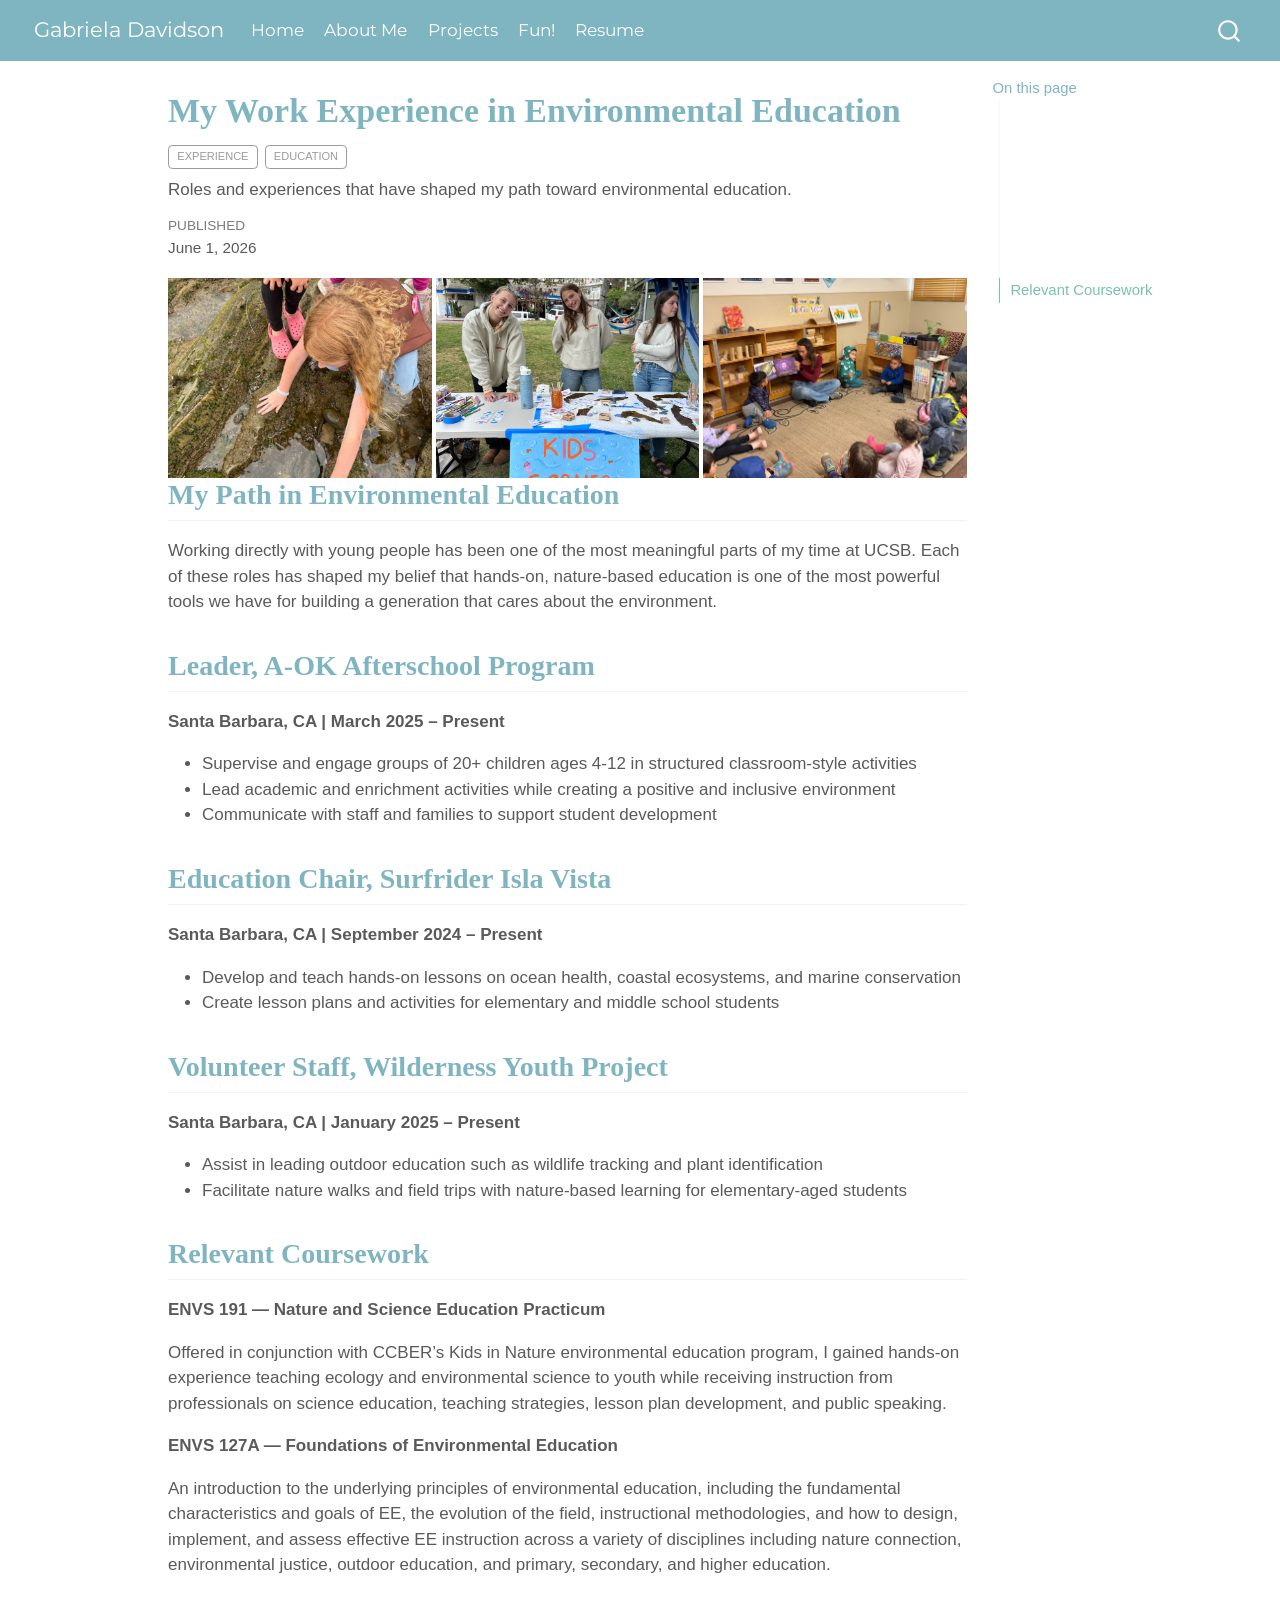
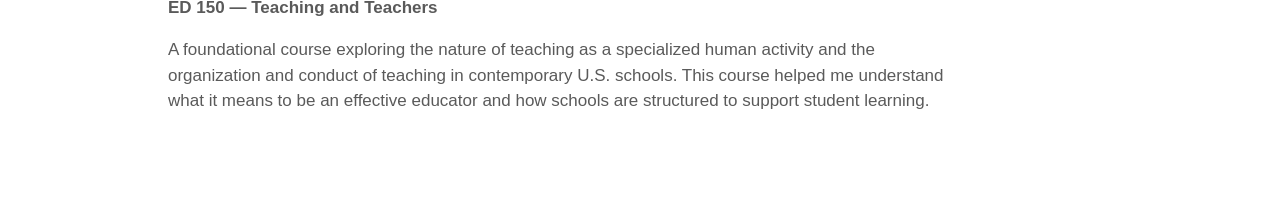
<file: docs/posts/job-experience/index.html>
<!DOCTYPE html>
<html xmlns="http://www.w3.org/1999/xhtml" lang="en" xml:lang="en"><head>

<meta charset="utf-8">
<meta name="generator" content="quarto-1.8.25">

<meta name="viewport" content="width=device-width, initial-scale=1.0, user-scalable=yes">

<meta name="dcterms.date" content="2026-06-01">
<meta name="description" content="Roles and experiences that have shaped my path toward environmental education.">

<title>My Work Experience in Environmental Education – Gabriela Davidson</title>
<style>
code{white-space: pre-wrap;}
span.smallcaps{font-variant: small-caps;}
div.columns{display: flex; gap: min(4vw, 1.5em);}
div.column{flex: auto; overflow-x: auto;}
div.hanging-indent{margin-left: 1.5em; text-indent: -1.5em;}
ul.task-list{list-style: none;}
ul.task-list li input[type="checkbox"] {
  width: 0.8em;
  margin: 0 0.8em 0.2em -1em; /* quarto-specific, see https://github.com/quarto-dev/quarto-cli/issues/4556 */ 
  vertical-align: middle;
}
</style>


<script src="../../site_libs/quarto-nav/quarto-nav.js"></script>
<script src="../../site_libs/quarto-nav/headroom.min.js"></script>
<script src="../../site_libs/clipboard/clipboard.min.js"></script>
<script src="../../site_libs/quarto-search/autocomplete.umd.js"></script>
<script src="../../site_libs/quarto-search/fuse.min.js"></script>
<script src="../../site_libs/quarto-search/quarto-search.js"></script>
<meta name="quarto:offset" content="../../">
<script src="../../site_libs/quarto-html/quarto.js" type="module"></script>
<script src="../../site_libs/quarto-html/tabsets/tabsets.js" type="module"></script>
<script src="../../site_libs/quarto-html/axe/axe-check.js" type="module"></script>
<script src="../../site_libs/quarto-html/popper.min.js"></script>
<script src="../../site_libs/quarto-html/tippy.umd.min.js"></script>
<script src="../../site_libs/quarto-html/anchor.min.js"></script>
<link href="../../site_libs/quarto-html/tippy.css" rel="stylesheet">
<link href="../../site_libs/quarto-html/quarto-syntax-highlighting-7b89279ff1a6dce999919e0e67d4d9ec.css" rel="stylesheet" id="quarto-text-highlighting-styles">
<script src="../../site_libs/bootstrap/bootstrap.min.js"></script>
<link href="../../site_libs/bootstrap/bootstrap-icons.css" rel="stylesheet">
<link href="../../site_libs/bootstrap/bootstrap-5b8f9b2f3cffee265242a5d44fbb1e00.min.css" rel="stylesheet" append-hash="true" id="quarto-bootstrap" data-mode="light">
<script id="quarto-search-options" type="application/json">{
  "location": "navbar",
  "copy-button": false,
  "collapse-after": 3,
  "panel-placement": "end",
  "type": "overlay",
  "limit": 50,
  "keyboard-shortcut": [
    "f",
    "/",
    "s"
  ],
  "show-item-context": false,
  "language": {
    "search-no-results-text": "No results",
    "search-matching-documents-text": "matching documents",
    "search-copy-link-title": "Copy link to search",
    "search-hide-matches-text": "Hide additional matches",
    "search-more-match-text": "more match in this document",
    "search-more-matches-text": "more matches in this document",
    "search-clear-button-title": "Clear",
    "search-text-placeholder": "",
    "search-detached-cancel-button-title": "Cancel",
    "search-submit-button-title": "Submit",
    "search-label": "Search"
  }
}</script>


<link rel="stylesheet" href="../../styles.css">
</head>

<body class="nav-fixed quarto-light">

<div id="quarto-search-results"></div>
  <header id="quarto-header" class="headroom fixed-top">
    <nav class="navbar navbar-expand-lg " data-bs-theme="dark">
      <div class="navbar-container container-fluid">
      <div class="navbar-brand-container mx-auto">
    <a href="../../index.html" class="navbar-brand navbar-brand-logo">
    </a>
    <a class="navbar-brand" href="../../index.html">
    <span class="navbar-title">Gabriela Davidson</span>
    </a>
  </div>
            <div id="quarto-search" class="" title="Search"></div>
          <button class="navbar-toggler" type="button" data-bs-toggle="collapse" data-bs-target="#navbarCollapse" aria-controls="navbarCollapse" role="menu" aria-expanded="false" aria-label="Toggle navigation" onclick="if (window.quartoToggleHeadroom) { window.quartoToggleHeadroom(); }">
  <span class="navbar-toggler-icon"></span>
</button>
          <div class="collapse navbar-collapse" id="navbarCollapse">
            <ul class="navbar-nav navbar-nav-scroll me-auto">
  <li class="nav-item">
    <a class="nav-link" href="../../index.html"> 
<span class="menu-text">Home</span></a>
  </li>  
  <li class="nav-item">
    <a class="nav-link" href="../../about.html"> 
<span class="menu-text">About Me</span></a>
  </li>  
  <li class="nav-item">
    <a class="nav-link" href="../../projects.html"> 
<span class="menu-text">Projects</span></a>
  </li>  
  <li class="nav-item">
    <a class="nav-link" href="../../fun.html"> 
<span class="menu-text">Fun!</span></a>
  </li>  
  <li class="nav-item">
    <a class="nav-link" href="../../resume.html"> 
<span class="menu-text">Resume</span></a>
  </li>  
</ul>
          </div> <!-- /navcollapse -->
            <div class="quarto-navbar-tools">
</div>
      </div> <!-- /container-fluid -->
    </nav>
</header>
<!-- content -->
<div id="quarto-content" class="quarto-container page-columns page-rows-contents page-layout-article page-navbar">
<!-- sidebar -->
<!-- margin-sidebar -->
    <div id="quarto-margin-sidebar" class="sidebar margin-sidebar">
        <nav id="TOC" role="doc-toc" class="toc-active">
    <h2 id="toc-title">On this page</h2>
   
  <ul>
  <li><a href="#my-path-in-environmental-education" id="toc-my-path-in-environmental-education" class="nav-link active" data-scroll-target="#my-path-in-environmental-education">My Path in Environmental Education</a></li>
  <li><a href="#leader-a-ok-afterschool-program" id="toc-leader-a-ok-afterschool-program" class="nav-link" data-scroll-target="#leader-a-ok-afterschool-program">Leader, A-OK Afterschool Program</a></li>
  <li><a href="#education-chair-surfrider-isla-vista" id="toc-education-chair-surfrider-isla-vista" class="nav-link" data-scroll-target="#education-chair-surfrider-isla-vista">Education Chair, Surfrider Isla Vista</a></li>
  <li><a href="#volunteer-staff-wilderness-youth-project" id="toc-volunteer-staff-wilderness-youth-project" class="nav-link" data-scroll-target="#volunteer-staff-wilderness-youth-project">Volunteer Staff, Wilderness Youth Project</a></li>
  <li><a href="#relevant-coursework" id="toc-relevant-coursework" class="nav-link" data-scroll-target="#relevant-coursework">Relevant Coursework</a></li>
  </ul>
</nav>
    </div>
<!-- main -->
<main class="content" id="quarto-document-content">

<header id="title-block-header" class="quarto-title-block default">
<div class="quarto-title">
<h1 class="title">My Work Experience in Environmental Education</h1>
  <div class="quarto-categories">
    <div class="quarto-category">experience</div>
    <div class="quarto-category">education</div>
  </div>
  </div>

<div>
  <div class="description">
    Roles and experiences that have shaped my path toward environmental education.
  </div>
</div>


<div class="quarto-title-meta">

    
    <div>
    <div class="quarto-title-meta-heading">Published</div>
    <div class="quarto-title-meta-contents">
      <p class="date">June 1, 2026</p>
    </div>
  </div>
  
    
  </div>
  


</header>


<div style="display: grid; grid-template-columns: repeat(3, 1fr); gap: 4px;">
<img src="kid1.jpeg" style="width:100%; height:200px; object-fit:cover;">
<img src="kid2.jpeg" style="width:100%; height:200px; object-fit:cover;">
<img src="kid3.jpeg" style="width:100%; height:200px; object-fit:cover;">
</div>
<section id="my-path-in-environmental-education" class="level2">
<h2 class="anchored" data-anchor-id="my-path-in-environmental-education">My Path in Environmental Education</h2>
<p>Working directly with young people has been one of the most meaningful parts of my time at UCSB. Each of these roles has shaped my belief that hands-on, nature-based education is one of the most powerful tools we have for building a generation that cares about the environment.</p>
</section>
<section id="leader-a-ok-afterschool-program" class="level2">
<h2 class="anchored" data-anchor-id="leader-a-ok-afterschool-program">Leader, A-OK Afterschool Program</h2>
<p><strong>Santa Barbara, CA | March 2025 – Present</strong></p>
<ul>
<li>Supervise and engage groups of 20+ children ages 4-12 in structured classroom-style activities</li>
<li>Lead academic and enrichment activities while creating a positive and inclusive environment</li>
<li>Communicate with staff and families to support student development</li>
</ul>
</section>
<section id="education-chair-surfrider-isla-vista" class="level2">
<h2 class="anchored" data-anchor-id="education-chair-surfrider-isla-vista">Education Chair, Surfrider Isla Vista</h2>
<p><strong>Santa Barbara, CA | September 2024 – Present</strong></p>
<ul>
<li>Develop and teach hands-on lessons on ocean health, coastal ecosystems, and marine conservation</li>
<li>Create lesson plans and activities for elementary and middle school students</li>
</ul>
</section>
<section id="volunteer-staff-wilderness-youth-project" class="level2">
<h2 class="anchored" data-anchor-id="volunteer-staff-wilderness-youth-project">Volunteer Staff, Wilderness Youth Project</h2>
<p><strong>Santa Barbara, CA | January 2025 – Present</strong></p>
<ul>
<li>Assist in leading outdoor education such as wildlife tracking and plant identification</li>
<li>Facilitate nature walks and field trips with nature-based learning for elementary-aged students</li>
</ul>
</section>
<section id="relevant-coursework" class="level2">
<h2 class="anchored" data-anchor-id="relevant-coursework">Relevant Coursework</h2>
<p><strong>ENVS 191 — Nature and Science Education Practicum</strong></p>
<p>Offered in conjunction with CCBER’s Kids in Nature environmental education program, I gained hands-on experience teaching ecology and environmental science to youth while receiving instruction from professionals on science education, teaching strategies, lesson plan development, and public speaking.</p>
<p><strong>ENVS 127A — Foundations of Environmental Education</strong></p>
<p>An introduction to the underlying principles of environmental education, including the fundamental characteristics and goals of EE, the evolution of the field, instructional methodologies, and how to design, implement, and assess effective EE instruction across a variety of disciplines including nature connection, environmental justice, outdoor education, and primary, secondary, and higher education.</p>
<p><strong>ED 150 — Teaching and Teachers</strong></p>
<p>A foundational course exploring the nature of teaching as a specialized human activity and the organization and conduct of teaching in contemporary U.S. schools. This course helped me understand what it means to be an effective educator and how schools are structured to support student learning.</p>


</section>

</main> <!-- /main -->
<script id="quarto-html-after-body" type="application/javascript">
  window.document.addEventListener("DOMContentLoaded", function (event) {
    const icon = "";
    const anchorJS = new window.AnchorJS();
    anchorJS.options = {
      placement: 'right',
      icon: icon
    };
    anchorJS.add('.anchored');
    const isCodeAnnotation = (el) => {
      for (const clz of el.classList) {
        if (clz.startsWith('code-annotation-')) {                     
          return true;
        }
      }
      return false;
    }
    const onCopySuccess = function(e) {
      // button target
      const button = e.trigger;
      // don't keep focus
      button.blur();
      // flash "checked"
      button.classList.add('code-copy-button-checked');
      var currentTitle = button.getAttribute("title");
      button.setAttribute("title", "Copied!");
      let tooltip;
      if (window.bootstrap) {
        button.setAttribute("data-bs-toggle", "tooltip");
        button.setAttribute("data-bs-placement", "left");
        button.setAttribute("data-bs-title", "Copied!");
        tooltip = new bootstrap.Tooltip(button, 
          { trigger: "manual", 
            customClass: "code-copy-button-tooltip",
            offset: [0, -8]});
        tooltip.show();    
      }
      setTimeout(function() {
        if (tooltip) {
          tooltip.hide();
          button.removeAttribute("data-bs-title");
          button.removeAttribute("data-bs-toggle");
          button.removeAttribute("data-bs-placement");
        }
        button.setAttribute("title", currentTitle);
        button.classList.remove('code-copy-button-checked');
      }, 1000);
      // clear code selection
      e.clearSelection();
    }
    const getTextToCopy = function(trigger) {
      const outerScaffold = trigger.parentElement.cloneNode(true);
      const codeEl = outerScaffold.querySelector('code');
      for (const childEl of codeEl.children) {
        if (isCodeAnnotation(childEl)) {
          childEl.remove();
        }
      }
      return codeEl.innerText;
    }
    const clipboard = new window.ClipboardJS('.code-copy-button:not([data-in-quarto-modal])', {
      text: getTextToCopy
    });
    clipboard.on('success', onCopySuccess);
    if (window.document.getElementById('quarto-embedded-source-code-modal')) {
      const clipboardModal = new window.ClipboardJS('.code-copy-button[data-in-quarto-modal]', {
        text: getTextToCopy,
        container: window.document.getElementById('quarto-embedded-source-code-modal')
      });
      clipboardModal.on('success', onCopySuccess);
    }
      var localhostRegex = new RegExp(/^(?:http|https):\/\/localhost\:?[0-9]*\//);
      var mailtoRegex = new RegExp(/^mailto:/);
        var filterRegex = new RegExp('/' + window.location.host + '/');
      var isInternal = (href) => {
          return filterRegex.test(href) || localhostRegex.test(href) || mailtoRegex.test(href);
      }
      // Inspect non-navigation links and adorn them if external
     var links = window.document.querySelectorAll('a[href]:not(.nav-link):not(.navbar-brand):not(.toc-action):not(.sidebar-link):not(.sidebar-item-toggle):not(.pagination-link):not(.no-external):not([aria-hidden]):not(.dropdown-item):not(.quarto-navigation-tool):not(.about-link)');
      for (var i=0; i<links.length; i++) {
        const link = links[i];
        if (!isInternal(link.href)) {
          // undo the damage that might have been done by quarto-nav.js in the case of
          // links that we want to consider external
          if (link.dataset.originalHref !== undefined) {
            link.href = link.dataset.originalHref;
          }
        }
      }
    function tippyHover(el, contentFn, onTriggerFn, onUntriggerFn) {
      const config = {
        allowHTML: true,
        maxWidth: 500,
        delay: 100,
        arrow: false,
        appendTo: function(el) {
            return el.parentElement;
        },
        interactive: true,
        interactiveBorder: 10,
        theme: 'quarto',
        placement: 'bottom-start',
      };
      if (contentFn) {
        config.content = contentFn;
      }
      if (onTriggerFn) {
        config.onTrigger = onTriggerFn;
      }
      if (onUntriggerFn) {
        config.onUntrigger = onUntriggerFn;
      }
      window.tippy(el, config); 
    }
    const noterefs = window.document.querySelectorAll('a[role="doc-noteref"]');
    for (var i=0; i<noterefs.length; i++) {
      const ref = noterefs[i];
      tippyHover(ref, function() {
        // use id or data attribute instead here
        let href = ref.getAttribute('data-footnote-href') || ref.getAttribute('href');
        try { href = new URL(href).hash; } catch {}
        const id = href.replace(/^#\/?/, "");
        const note = window.document.getElementById(id);
        if (note) {
          return note.innerHTML;
        } else {
          return "";
        }
      });
    }
    const xrefs = window.document.querySelectorAll('a.quarto-xref');
    const processXRef = (id, note) => {
      // Strip column container classes
      const stripColumnClz = (el) => {
        el.classList.remove("page-full", "page-columns");
        if (el.children) {
          for (const child of el.children) {
            stripColumnClz(child);
          }
        }
      }
      stripColumnClz(note)
      if (id === null || id.startsWith('sec-')) {
        // Special case sections, only their first couple elements
        const container = document.createElement("div");
        if (note.children && note.children.length > 2) {
          container.appendChild(note.children[0].cloneNode(true));
          for (let i = 1; i < note.children.length; i++) {
            const child = note.children[i];
            if (child.tagName === "P" && child.innerText === "") {
              continue;
            } else {
              container.appendChild(child.cloneNode(true));
              break;
            }
          }
          if (window.Quarto?.typesetMath) {
            window.Quarto.typesetMath(container);
          }
          return container.innerHTML
        } else {
          if (window.Quarto?.typesetMath) {
            window.Quarto.typesetMath(note);
          }
          return note.innerHTML;
        }
      } else {
        // Remove any anchor links if they are present
        const anchorLink = note.querySelector('a.anchorjs-link');
        if (anchorLink) {
          anchorLink.remove();
        }
        if (window.Quarto?.typesetMath) {
          window.Quarto.typesetMath(note);
        }
        if (note.classList.contains("callout")) {
          return note.outerHTML;
        } else {
          return note.innerHTML;
        }
      }
    }
    for (var i=0; i<xrefs.length; i++) {
      const xref = xrefs[i];
      tippyHover(xref, undefined, function(instance) {
        instance.disable();
        let url = xref.getAttribute('href');
        let hash = undefined; 
        if (url.startsWith('#')) {
          hash = url;
        } else {
          try { hash = new URL(url).hash; } catch {}
        }
        if (hash) {
          const id = hash.replace(/^#\/?/, "");
          const note = window.document.getElementById(id);
          if (note !== null) {
            try {
              const html = processXRef(id, note.cloneNode(true));
              instance.setContent(html);
            } finally {
              instance.enable();
              instance.show();
            }
          } else {
            // See if we can fetch this
            fetch(url.split('#')[0])
            .then(res => res.text())
            .then(html => {
              const parser = new DOMParser();
              const htmlDoc = parser.parseFromString(html, "text/html");
              const note = htmlDoc.getElementById(id);
              if (note !== null) {
                const html = processXRef(id, note);
                instance.setContent(html);
              } 
            }).finally(() => {
              instance.enable();
              instance.show();
            });
          }
        } else {
          // See if we can fetch a full url (with no hash to target)
          // This is a special case and we should probably do some content thinning / targeting
          fetch(url)
          .then(res => res.text())
          .then(html => {
            const parser = new DOMParser();
            const htmlDoc = parser.parseFromString(html, "text/html");
            const note = htmlDoc.querySelector('main.content');
            if (note !== null) {
              // This should only happen for chapter cross references
              // (since there is no id in the URL)
              // remove the first header
              if (note.children.length > 0 && note.children[0].tagName === "HEADER") {
                note.children[0].remove();
              }
              const html = processXRef(null, note);
              instance.setContent(html);
            } 
          }).finally(() => {
            instance.enable();
            instance.show();
          });
        }
      }, function(instance) {
      });
    }
        let selectedAnnoteEl;
        const selectorForAnnotation = ( cell, annotation) => {
          let cellAttr = 'data-code-cell="' + cell + '"';
          let lineAttr = 'data-code-annotation="' +  annotation + '"';
          const selector = 'span[' + cellAttr + '][' + lineAttr + ']';
          return selector;
        }
        const selectCodeLines = (annoteEl) => {
          const doc = window.document;
          const targetCell = annoteEl.getAttribute("data-target-cell");
          const targetAnnotation = annoteEl.getAttribute("data-target-annotation");
          const annoteSpan = window.document.querySelector(selectorForAnnotation(targetCell, targetAnnotation));
          const lines = annoteSpan.getAttribute("data-code-lines").split(",");
          const lineIds = lines.map((line) => {
            return targetCell + "-" + line;
          })
          let top = null;
          let height = null;
          let parent = null;
          if (lineIds.length > 0) {
              //compute the position of the single el (top and bottom and make a div)
              const el = window.document.getElementById(lineIds[0]);
              top = el.offsetTop;
              height = el.offsetHeight;
              parent = el.parentElement.parentElement;
            if (lineIds.length > 1) {
              const lastEl = window.document.getElementById(lineIds[lineIds.length - 1]);
              const bottom = lastEl.offsetTop + lastEl.offsetHeight;
              height = bottom - top;
            }
            if (top !== null && height !== null && parent !== null) {
              // cook up a div (if necessary) and position it 
              let div = window.document.getElementById("code-annotation-line-highlight");
              if (div === null) {
                div = window.document.createElement("div");
                div.setAttribute("id", "code-annotation-line-highlight");
                div.style.position = 'absolute';
                parent.appendChild(div);
              }
              div.style.top = top - 2 + "px";
              div.style.height = height + 4 + "px";
              div.style.left = 0;
              let gutterDiv = window.document.getElementById("code-annotation-line-highlight-gutter");
              if (gutterDiv === null) {
                gutterDiv = window.document.createElement("div");
                gutterDiv.setAttribute("id", "code-annotation-line-highlight-gutter");
                gutterDiv.style.position = 'absolute';
                const codeCell = window.document.getElementById(targetCell);
                const gutter = codeCell.querySelector('.code-annotation-gutter');
                gutter.appendChild(gutterDiv);
              }
              gutterDiv.style.top = top - 2 + "px";
              gutterDiv.style.height = height + 4 + "px";
            }
            selectedAnnoteEl = annoteEl;
          }
        };
        const unselectCodeLines = () => {
          const elementsIds = ["code-annotation-line-highlight", "code-annotation-line-highlight-gutter"];
          elementsIds.forEach((elId) => {
            const div = window.document.getElementById(elId);
            if (div) {
              div.remove();
            }
          });
          selectedAnnoteEl = undefined;
        };
          // Handle positioning of the toggle
      window.addEventListener(
        "resize",
        throttle(() => {
          elRect = undefined;
          if (selectedAnnoteEl) {
            selectCodeLines(selectedAnnoteEl);
          }
        }, 10)
      );
      function throttle(fn, ms) {
      let throttle = false;
      let timer;
        return (...args) => {
          if(!throttle) { // first call gets through
              fn.apply(this, args);
              throttle = true;
          } else { // all the others get throttled
              if(timer) clearTimeout(timer); // cancel #2
              timer = setTimeout(() => {
                fn.apply(this, args);
                timer = throttle = false;
              }, ms);
          }
        };
      }
        // Attach click handler to the DT
        const annoteDls = window.document.querySelectorAll('dt[data-target-cell]');
        for (const annoteDlNode of annoteDls) {
          annoteDlNode.addEventListener('click', (event) => {
            const clickedEl = event.target;
            if (clickedEl !== selectedAnnoteEl) {
              unselectCodeLines();
              const activeEl = window.document.querySelector('dt[data-target-cell].code-annotation-active');
              if (activeEl) {
                activeEl.classList.remove('code-annotation-active');
              }
              selectCodeLines(clickedEl);
              clickedEl.classList.add('code-annotation-active');
            } else {
              // Unselect the line
              unselectCodeLines();
              clickedEl.classList.remove('code-annotation-active');
            }
          });
        }
    const findCites = (el) => {
      const parentEl = el.parentElement;
      if (parentEl) {
        const cites = parentEl.dataset.cites;
        if (cites) {
          return {
            el,
            cites: cites.split(' ')
          };
        } else {
          return findCites(el.parentElement)
        }
      } else {
        return undefined;
      }
    };
    var bibliorefs = window.document.querySelectorAll('a[role="doc-biblioref"]');
    for (var i=0; i<bibliorefs.length; i++) {
      const ref = bibliorefs[i];
      const citeInfo = findCites(ref);
      if (citeInfo) {
        tippyHover(citeInfo.el, function() {
          var popup = window.document.createElement('div');
          citeInfo.cites.forEach(function(cite) {
            var citeDiv = window.document.createElement('div');
            citeDiv.classList.add('hanging-indent');
            citeDiv.classList.add('csl-entry');
            var biblioDiv = window.document.getElementById('ref-' + cite);
            if (biblioDiv) {
              citeDiv.innerHTML = biblioDiv.innerHTML;
            }
            popup.appendChild(citeDiv);
          });
          return popup.innerHTML;
        });
      }
    }
  });
  </script>
</div> <!-- /content -->




</body></html>
</file>
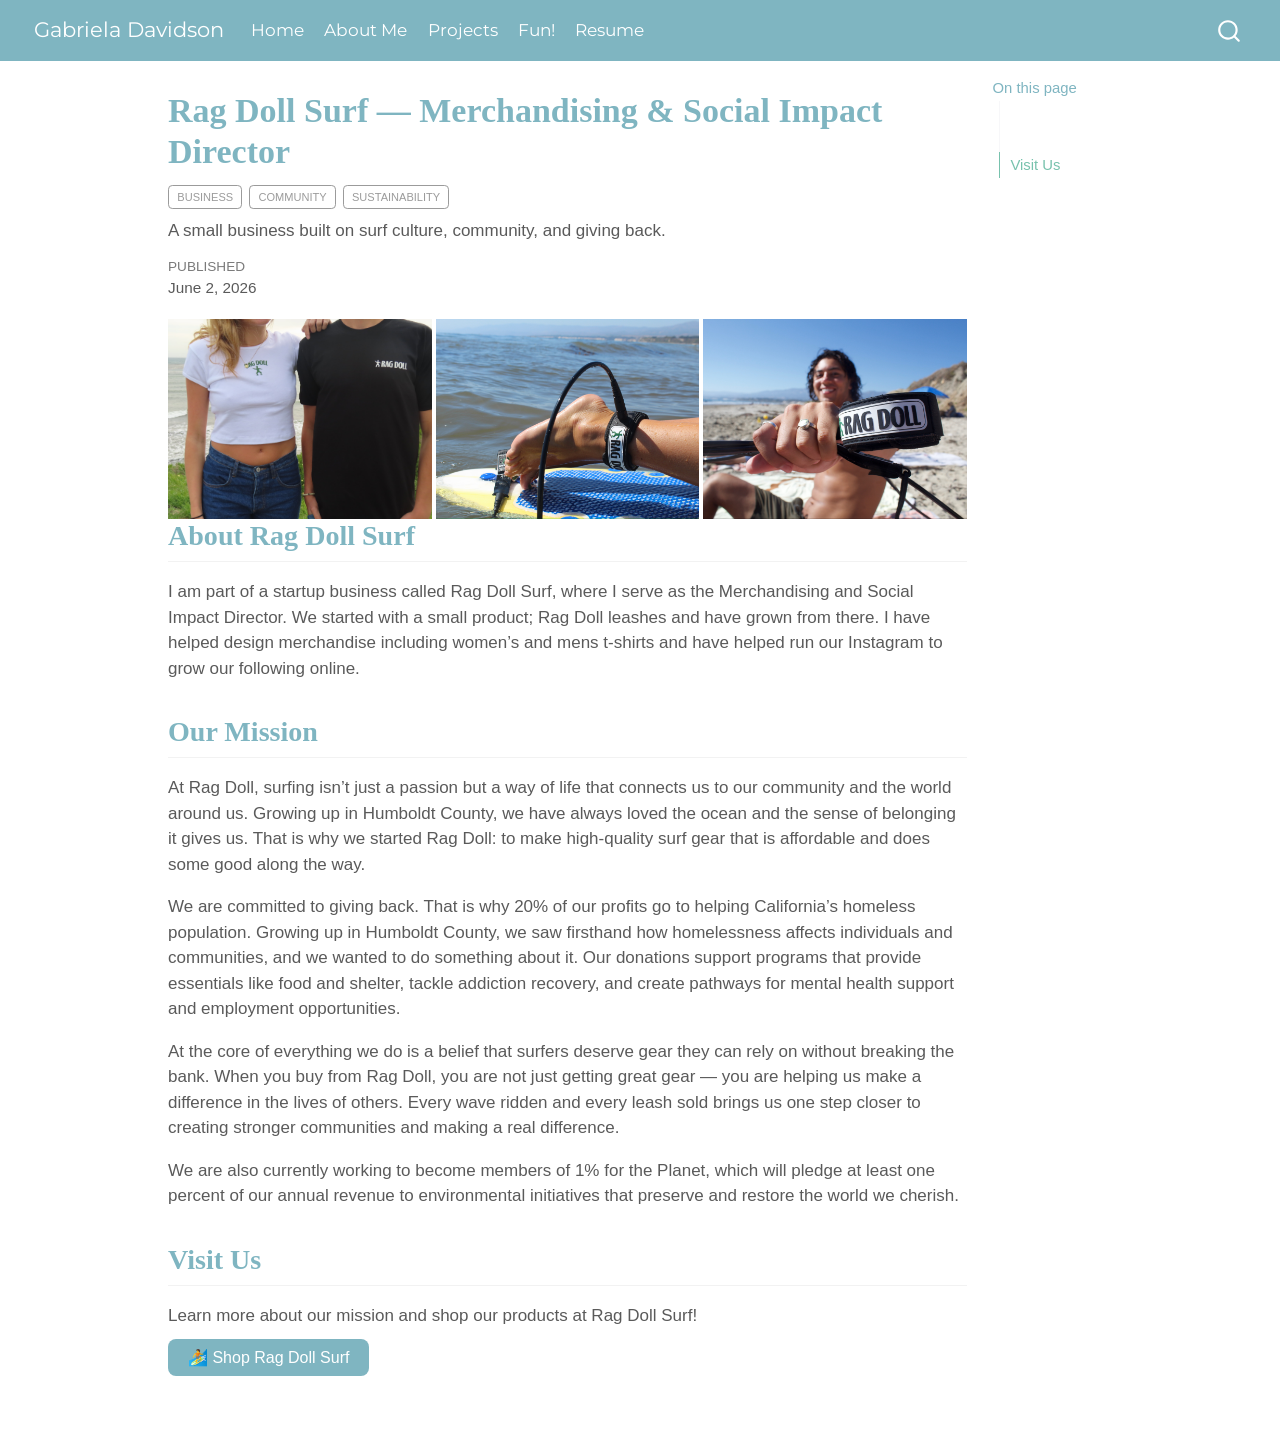
<file: docs/posts/rag-doll/index.html>
<!DOCTYPE html>
<html xmlns="http://www.w3.org/1999/xhtml" lang="en" xml:lang="en"><head>

<meta charset="utf-8">
<meta name="generator" content="quarto-1.8.25">

<meta name="viewport" content="width=device-width, initial-scale=1.0, user-scalable=yes">

<meta name="dcterms.date" content="2026-06-02">
<meta name="description" content="A small business built on surf culture, community, and giving back.">

<title>Rag Doll Surf — Merchandising &amp; Social Impact Director – Gabriela Davidson</title>
<style>
code{white-space: pre-wrap;}
span.smallcaps{font-variant: small-caps;}
div.columns{display: flex; gap: min(4vw, 1.5em);}
div.column{flex: auto; overflow-x: auto;}
div.hanging-indent{margin-left: 1.5em; text-indent: -1.5em;}
ul.task-list{list-style: none;}
ul.task-list li input[type="checkbox"] {
  width: 0.8em;
  margin: 0 0.8em 0.2em -1em; /* quarto-specific, see https://github.com/quarto-dev/quarto-cli/issues/4556 */ 
  vertical-align: middle;
}
</style>


<script src="../../site_libs/quarto-nav/quarto-nav.js"></script>
<script src="../../site_libs/quarto-nav/headroom.min.js"></script>
<script src="../../site_libs/clipboard/clipboard.min.js"></script>
<script src="../../site_libs/quarto-search/autocomplete.umd.js"></script>
<script src="../../site_libs/quarto-search/fuse.min.js"></script>
<script src="../../site_libs/quarto-search/quarto-search.js"></script>
<meta name="quarto:offset" content="../../">
<script src="../../site_libs/quarto-html/quarto.js" type="module"></script>
<script src="../../site_libs/quarto-html/tabsets/tabsets.js" type="module"></script>
<script src="../../site_libs/quarto-html/axe/axe-check.js" type="module"></script>
<script src="../../site_libs/quarto-html/popper.min.js"></script>
<script src="../../site_libs/quarto-html/tippy.umd.min.js"></script>
<script src="../../site_libs/quarto-html/anchor.min.js"></script>
<link href="../../site_libs/quarto-html/tippy.css" rel="stylesheet">
<link href="../../site_libs/quarto-html/quarto-syntax-highlighting-7b89279ff1a6dce999919e0e67d4d9ec.css" rel="stylesheet" id="quarto-text-highlighting-styles">
<script src="../../site_libs/bootstrap/bootstrap.min.js"></script>
<link href="../../site_libs/bootstrap/bootstrap-icons.css" rel="stylesheet">
<link href="../../site_libs/bootstrap/bootstrap-5b8f9b2f3cffee265242a5d44fbb1e00.min.css" rel="stylesheet" append-hash="true" id="quarto-bootstrap" data-mode="light">
<script id="quarto-search-options" type="application/json">{
  "location": "navbar",
  "copy-button": false,
  "collapse-after": 3,
  "panel-placement": "end",
  "type": "overlay",
  "limit": 50,
  "keyboard-shortcut": [
    "f",
    "/",
    "s"
  ],
  "show-item-context": false,
  "language": {
    "search-no-results-text": "No results",
    "search-matching-documents-text": "matching documents",
    "search-copy-link-title": "Copy link to search",
    "search-hide-matches-text": "Hide additional matches",
    "search-more-match-text": "more match in this document",
    "search-more-matches-text": "more matches in this document",
    "search-clear-button-title": "Clear",
    "search-text-placeholder": "",
    "search-detached-cancel-button-title": "Cancel",
    "search-submit-button-title": "Submit",
    "search-label": "Search"
  }
}</script>


<link rel="stylesheet" href="../../styles.css">
</head>

<body class="nav-fixed quarto-light">

<div id="quarto-search-results"></div>
  <header id="quarto-header" class="headroom fixed-top">
    <nav class="navbar navbar-expand-lg " data-bs-theme="dark">
      <div class="navbar-container container-fluid">
      <div class="navbar-brand-container mx-auto">
    <a href="../../index.html" class="navbar-brand navbar-brand-logo">
    </a>
    <a class="navbar-brand" href="../../index.html">
    <span class="navbar-title">Gabriela Davidson</span>
    </a>
  </div>
            <div id="quarto-search" class="" title="Search"></div>
          <button class="navbar-toggler" type="button" data-bs-toggle="collapse" data-bs-target="#navbarCollapse" aria-controls="navbarCollapse" role="menu" aria-expanded="false" aria-label="Toggle navigation" onclick="if (window.quartoToggleHeadroom) { window.quartoToggleHeadroom(); }">
  <span class="navbar-toggler-icon"></span>
</button>
          <div class="collapse navbar-collapse" id="navbarCollapse">
            <ul class="navbar-nav navbar-nav-scroll me-auto">
  <li class="nav-item">
    <a class="nav-link" href="../../index.html"> 
<span class="menu-text">Home</span></a>
  </li>  
  <li class="nav-item">
    <a class="nav-link" href="../../about.html"> 
<span class="menu-text">About Me</span></a>
  </li>  
  <li class="nav-item">
    <a class="nav-link" href="../../projects.html"> 
<span class="menu-text">Projects</span></a>
  </li>  
  <li class="nav-item">
    <a class="nav-link" href="../../fun.html"> 
<span class="menu-text">Fun!</span></a>
  </li>  
  <li class="nav-item">
    <a class="nav-link" href="../../resume.html"> 
<span class="menu-text">Resume</span></a>
  </li>  
</ul>
          </div> <!-- /navcollapse -->
            <div class="quarto-navbar-tools">
</div>
      </div> <!-- /container-fluid -->
    </nav>
</header>
<!-- content -->
<div id="quarto-content" class="quarto-container page-columns page-rows-contents page-layout-article page-navbar">
<!-- sidebar -->
<!-- margin-sidebar -->
    <div id="quarto-margin-sidebar" class="sidebar margin-sidebar">
        <nav id="TOC" role="doc-toc" class="toc-active">
    <h2 id="toc-title">On this page</h2>
   
  <ul>
  <li><a href="#about-rag-doll-surf" id="toc-about-rag-doll-surf" class="nav-link active" data-scroll-target="#about-rag-doll-surf">About Rag Doll Surf</a></li>
  <li><a href="#our-mission" id="toc-our-mission" class="nav-link" data-scroll-target="#our-mission">Our Mission</a></li>
  <li><a href="#visit-us" id="toc-visit-us" class="nav-link" data-scroll-target="#visit-us">Visit Us</a></li>
  </ul>
</nav>
    </div>
<!-- main -->
<main class="content" id="quarto-document-content">

<header id="title-block-header" class="quarto-title-block default">
<div class="quarto-title">
<h1 class="title">Rag Doll Surf — Merchandising &amp; Social Impact Director</h1>
  <div class="quarto-categories">
    <div class="quarto-category">business</div>
    <div class="quarto-category">community</div>
    <div class="quarto-category">sustainability</div>
  </div>
  </div>

<div>
  <div class="description">
    A small business built on surf culture, community, and giving back.
  </div>
</div>


<div class="quarto-title-meta">

    
    <div>
    <div class="quarto-title-meta-heading">Published</div>
    <div class="quarto-title-meta-contents">
      <p class="date">June 2, 2026</p>
    </div>
  </div>
  
    
  </div>
  


</header>


<div style="display: grid; grid-template-columns: repeat(3, 1fr); gap: 4px;">
<img src="leash1.jpeg" style="width:100%; height:200px; object-fit:cover;">
<img src="leash2.jpeg" style="width:100%; height:200px; object-fit:cover;">
<img src="leash3.jpeg" style="width:100%; height:200px; object-fit:cover;">
</div>
<section id="about-rag-doll-surf" class="level2">
<h2 class="anchored" data-anchor-id="about-rag-doll-surf">About Rag Doll Surf</h2>
<p>I am part of a startup business called Rag Doll Surf, where I serve as the Merchandising and Social Impact Director. We started with a small product; Rag Doll leashes and have grown from there. I have helped design merchandise including women’s and mens t-shirts and have helped run our Instagram to grow our following online.</p>
</section>
<section id="our-mission" class="level2">
<h2 class="anchored" data-anchor-id="our-mission">Our Mission</h2>
<p>At Rag Doll, surfing isn’t just a passion but a way of life that connects us to our community and the world around us. Growing up in Humboldt County, we have always loved the ocean and the sense of belonging it gives us. That is why we started Rag Doll: to make high-quality surf gear that is affordable and does some good along the way.</p>
<p>We are committed to giving back. That is why 20% of our profits go to helping California’s homeless population. Growing up in Humboldt County, we saw firsthand how homelessness affects individuals and communities, and we wanted to do something about it. Our donations support programs that provide essentials like food and shelter, tackle addiction recovery, and create pathways for mental health support and employment opportunities.</p>
<p>At the core of everything we do is a belief that surfers deserve gear they can rely on without breaking the bank. When you buy from Rag Doll, you are not just getting great gear — you are helping us make a difference in the lives of others. Every wave ridden and every leash sold brings us one step closer to creating stronger communities and making a real difference.</p>
<p>We are also currently working to become members of 1% for the Planet, which will pledge at least one percent of our annual revenue to environmental initiatives that preserve and restore the world we cherish.</p>
</section>
<section id="visit-us" class="level2">
<h2 class="anchored" data-anchor-id="visit-us">Visit Us</h2>
<p>Learn more about our mission and shop our products at Rag Doll Surf!</p>
<a href="https://www.ragdollsurf.com/shop" target="_blank" style="background-color: #7FB5C1; color: white; padding: 10px 20px;
border-radius: 8px; text-decoration: none; font-size: 16px;">
🏄 Shop Rag Doll Surf
</a>


</section>

</main> <!-- /main -->
<script id="quarto-html-after-body" type="application/javascript">
  window.document.addEventListener("DOMContentLoaded", function (event) {
    const icon = "";
    const anchorJS = new window.AnchorJS();
    anchorJS.options = {
      placement: 'right',
      icon: icon
    };
    anchorJS.add('.anchored');
    const isCodeAnnotation = (el) => {
      for (const clz of el.classList) {
        if (clz.startsWith('code-annotation-')) {                     
          return true;
        }
      }
      return false;
    }
    const onCopySuccess = function(e) {
      // button target
      const button = e.trigger;
      // don't keep focus
      button.blur();
      // flash "checked"
      button.classList.add('code-copy-button-checked');
      var currentTitle = button.getAttribute("title");
      button.setAttribute("title", "Copied!");
      let tooltip;
      if (window.bootstrap) {
        button.setAttribute("data-bs-toggle", "tooltip");
        button.setAttribute("data-bs-placement", "left");
        button.setAttribute("data-bs-title", "Copied!");
        tooltip = new bootstrap.Tooltip(button, 
          { trigger: "manual", 
            customClass: "code-copy-button-tooltip",
            offset: [0, -8]});
        tooltip.show();    
      }
      setTimeout(function() {
        if (tooltip) {
          tooltip.hide();
          button.removeAttribute("data-bs-title");
          button.removeAttribute("data-bs-toggle");
          button.removeAttribute("data-bs-placement");
        }
        button.setAttribute("title", currentTitle);
        button.classList.remove('code-copy-button-checked');
      }, 1000);
      // clear code selection
      e.clearSelection();
    }
    const getTextToCopy = function(trigger) {
      const outerScaffold = trigger.parentElement.cloneNode(true);
      const codeEl = outerScaffold.querySelector('code');
      for (const childEl of codeEl.children) {
        if (isCodeAnnotation(childEl)) {
          childEl.remove();
        }
      }
      return codeEl.innerText;
    }
    const clipboard = new window.ClipboardJS('.code-copy-button:not([data-in-quarto-modal])', {
      text: getTextToCopy
    });
    clipboard.on('success', onCopySuccess);
    if (window.document.getElementById('quarto-embedded-source-code-modal')) {
      const clipboardModal = new window.ClipboardJS('.code-copy-button[data-in-quarto-modal]', {
        text: getTextToCopy,
        container: window.document.getElementById('quarto-embedded-source-code-modal')
      });
      clipboardModal.on('success', onCopySuccess);
    }
      var localhostRegex = new RegExp(/^(?:http|https):\/\/localhost\:?[0-9]*\//);
      var mailtoRegex = new RegExp(/^mailto:/);
        var filterRegex = new RegExp('/' + window.location.host + '/');
      var isInternal = (href) => {
          return filterRegex.test(href) || localhostRegex.test(href) || mailtoRegex.test(href);
      }
      // Inspect non-navigation links and adorn them if external
     var links = window.document.querySelectorAll('a[href]:not(.nav-link):not(.navbar-brand):not(.toc-action):not(.sidebar-link):not(.sidebar-item-toggle):not(.pagination-link):not(.no-external):not([aria-hidden]):not(.dropdown-item):not(.quarto-navigation-tool):not(.about-link)');
      for (var i=0; i<links.length; i++) {
        const link = links[i];
        if (!isInternal(link.href)) {
          // undo the damage that might have been done by quarto-nav.js in the case of
          // links that we want to consider external
          if (link.dataset.originalHref !== undefined) {
            link.href = link.dataset.originalHref;
          }
        }
      }
    function tippyHover(el, contentFn, onTriggerFn, onUntriggerFn) {
      const config = {
        allowHTML: true,
        maxWidth: 500,
        delay: 100,
        arrow: false,
        appendTo: function(el) {
            return el.parentElement;
        },
        interactive: true,
        interactiveBorder: 10,
        theme: 'quarto',
        placement: 'bottom-start',
      };
      if (contentFn) {
        config.content = contentFn;
      }
      if (onTriggerFn) {
        config.onTrigger = onTriggerFn;
      }
      if (onUntriggerFn) {
        config.onUntrigger = onUntriggerFn;
      }
      window.tippy(el, config); 
    }
    const noterefs = window.document.querySelectorAll('a[role="doc-noteref"]');
    for (var i=0; i<noterefs.length; i++) {
      const ref = noterefs[i];
      tippyHover(ref, function() {
        // use id or data attribute instead here
        let href = ref.getAttribute('data-footnote-href') || ref.getAttribute('href');
        try { href = new URL(href).hash; } catch {}
        const id = href.replace(/^#\/?/, "");
        const note = window.document.getElementById(id);
        if (note) {
          return note.innerHTML;
        } else {
          return "";
        }
      });
    }
    const xrefs = window.document.querySelectorAll('a.quarto-xref');
    const processXRef = (id, note) => {
      // Strip column container classes
      const stripColumnClz = (el) => {
        el.classList.remove("page-full", "page-columns");
        if (el.children) {
          for (const child of el.children) {
            stripColumnClz(child);
          }
        }
      }
      stripColumnClz(note)
      if (id === null || id.startsWith('sec-')) {
        // Special case sections, only their first couple elements
        const container = document.createElement("div");
        if (note.children && note.children.length > 2) {
          container.appendChild(note.children[0].cloneNode(true));
          for (let i = 1; i < note.children.length; i++) {
            const child = note.children[i];
            if (child.tagName === "P" && child.innerText === "") {
              continue;
            } else {
              container.appendChild(child.cloneNode(true));
              break;
            }
          }
          if (window.Quarto?.typesetMath) {
            window.Quarto.typesetMath(container);
          }
          return container.innerHTML
        } else {
          if (window.Quarto?.typesetMath) {
            window.Quarto.typesetMath(note);
          }
          return note.innerHTML;
        }
      } else {
        // Remove any anchor links if they are present
        const anchorLink = note.querySelector('a.anchorjs-link');
        if (anchorLink) {
          anchorLink.remove();
        }
        if (window.Quarto?.typesetMath) {
          window.Quarto.typesetMath(note);
        }
        if (note.classList.contains("callout")) {
          return note.outerHTML;
        } else {
          return note.innerHTML;
        }
      }
    }
    for (var i=0; i<xrefs.length; i++) {
      const xref = xrefs[i];
      tippyHover(xref, undefined, function(instance) {
        instance.disable();
        let url = xref.getAttribute('href');
        let hash = undefined; 
        if (url.startsWith('#')) {
          hash = url;
        } else {
          try { hash = new URL(url).hash; } catch {}
        }
        if (hash) {
          const id = hash.replace(/^#\/?/, "");
          const note = window.document.getElementById(id);
          if (note !== null) {
            try {
              const html = processXRef(id, note.cloneNode(true));
              instance.setContent(html);
            } finally {
              instance.enable();
              instance.show();
            }
          } else {
            // See if we can fetch this
            fetch(url.split('#')[0])
            .then(res => res.text())
            .then(html => {
              const parser = new DOMParser();
              const htmlDoc = parser.parseFromString(html, "text/html");
              const note = htmlDoc.getElementById(id);
              if (note !== null) {
                const html = processXRef(id, note);
                instance.setContent(html);
              } 
            }).finally(() => {
              instance.enable();
              instance.show();
            });
          }
        } else {
          // See if we can fetch a full url (with no hash to target)
          // This is a special case and we should probably do some content thinning / targeting
          fetch(url)
          .then(res => res.text())
          .then(html => {
            const parser = new DOMParser();
            const htmlDoc = parser.parseFromString(html, "text/html");
            const note = htmlDoc.querySelector('main.content');
            if (note !== null) {
              // This should only happen for chapter cross references
              // (since there is no id in the URL)
              // remove the first header
              if (note.children.length > 0 && note.children[0].tagName === "HEADER") {
                note.children[0].remove();
              }
              const html = processXRef(null, note);
              instance.setContent(html);
            } 
          }).finally(() => {
            instance.enable();
            instance.show();
          });
        }
      }, function(instance) {
      });
    }
        let selectedAnnoteEl;
        const selectorForAnnotation = ( cell, annotation) => {
          let cellAttr = 'data-code-cell="' + cell + '"';
          let lineAttr = 'data-code-annotation="' +  annotation + '"';
          const selector = 'span[' + cellAttr + '][' + lineAttr + ']';
          return selector;
        }
        const selectCodeLines = (annoteEl) => {
          const doc = window.document;
          const targetCell = annoteEl.getAttribute("data-target-cell");
          const targetAnnotation = annoteEl.getAttribute("data-target-annotation");
          const annoteSpan = window.document.querySelector(selectorForAnnotation(targetCell, targetAnnotation));
          const lines = annoteSpan.getAttribute("data-code-lines").split(",");
          const lineIds = lines.map((line) => {
            return targetCell + "-" + line;
          })
          let top = null;
          let height = null;
          let parent = null;
          if (lineIds.length > 0) {
              //compute the position of the single el (top and bottom and make a div)
              const el = window.document.getElementById(lineIds[0]);
              top = el.offsetTop;
              height = el.offsetHeight;
              parent = el.parentElement.parentElement;
            if (lineIds.length > 1) {
              const lastEl = window.document.getElementById(lineIds[lineIds.length - 1]);
              const bottom = lastEl.offsetTop + lastEl.offsetHeight;
              height = bottom - top;
            }
            if (top !== null && height !== null && parent !== null) {
              // cook up a div (if necessary) and position it 
              let div = window.document.getElementById("code-annotation-line-highlight");
              if (div === null) {
                div = window.document.createElement("div");
                div.setAttribute("id", "code-annotation-line-highlight");
                div.style.position = 'absolute';
                parent.appendChild(div);
              }
              div.style.top = top - 2 + "px";
              div.style.height = height + 4 + "px";
              div.style.left = 0;
              let gutterDiv = window.document.getElementById("code-annotation-line-highlight-gutter");
              if (gutterDiv === null) {
                gutterDiv = window.document.createElement("div");
                gutterDiv.setAttribute("id", "code-annotation-line-highlight-gutter");
                gutterDiv.style.position = 'absolute';
                const codeCell = window.document.getElementById(targetCell);
                const gutter = codeCell.querySelector('.code-annotation-gutter');
                gutter.appendChild(gutterDiv);
              }
              gutterDiv.style.top = top - 2 + "px";
              gutterDiv.style.height = height + 4 + "px";
            }
            selectedAnnoteEl = annoteEl;
          }
        };
        const unselectCodeLines = () => {
          const elementsIds = ["code-annotation-line-highlight", "code-annotation-line-highlight-gutter"];
          elementsIds.forEach((elId) => {
            const div = window.document.getElementById(elId);
            if (div) {
              div.remove();
            }
          });
          selectedAnnoteEl = undefined;
        };
          // Handle positioning of the toggle
      window.addEventListener(
        "resize",
        throttle(() => {
          elRect = undefined;
          if (selectedAnnoteEl) {
            selectCodeLines(selectedAnnoteEl);
          }
        }, 10)
      );
      function throttle(fn, ms) {
      let throttle = false;
      let timer;
        return (...args) => {
          if(!throttle) { // first call gets through
              fn.apply(this, args);
              throttle = true;
          } else { // all the others get throttled
              if(timer) clearTimeout(timer); // cancel #2
              timer = setTimeout(() => {
                fn.apply(this, args);
                timer = throttle = false;
              }, ms);
          }
        };
      }
        // Attach click handler to the DT
        const annoteDls = window.document.querySelectorAll('dt[data-target-cell]');
        for (const annoteDlNode of annoteDls) {
          annoteDlNode.addEventListener('click', (event) => {
            const clickedEl = event.target;
            if (clickedEl !== selectedAnnoteEl) {
              unselectCodeLines();
              const activeEl = window.document.querySelector('dt[data-target-cell].code-annotation-active');
              if (activeEl) {
                activeEl.classList.remove('code-annotation-active');
              }
              selectCodeLines(clickedEl);
              clickedEl.classList.add('code-annotation-active');
            } else {
              // Unselect the line
              unselectCodeLines();
              clickedEl.classList.remove('code-annotation-active');
            }
          });
        }
    const findCites = (el) => {
      const parentEl = el.parentElement;
      if (parentEl) {
        const cites = parentEl.dataset.cites;
        if (cites) {
          return {
            el,
            cites: cites.split(' ')
          };
        } else {
          return findCites(el.parentElement)
        }
      } else {
        return undefined;
      }
    };
    var bibliorefs = window.document.querySelectorAll('a[role="doc-biblioref"]');
    for (var i=0; i<bibliorefs.length; i++) {
      const ref = bibliorefs[i];
      const citeInfo = findCites(ref);
      if (citeInfo) {
        tippyHover(citeInfo.el, function() {
          var popup = window.document.createElement('div');
          citeInfo.cites.forEach(function(cite) {
            var citeDiv = window.document.createElement('div');
            citeDiv.classList.add('hanging-indent');
            citeDiv.classList.add('csl-entry');
            var biblioDiv = window.document.getElementById('ref-' + cite);
            if (biblioDiv) {
              citeDiv.innerHTML = biblioDiv.innerHTML;
            }
            popup.appendChild(citeDiv);
          });
          return popup.innerHTML;
        });
      }
    }
  });
  </script>
</div> <!-- /content -->




</body></html>
</file>
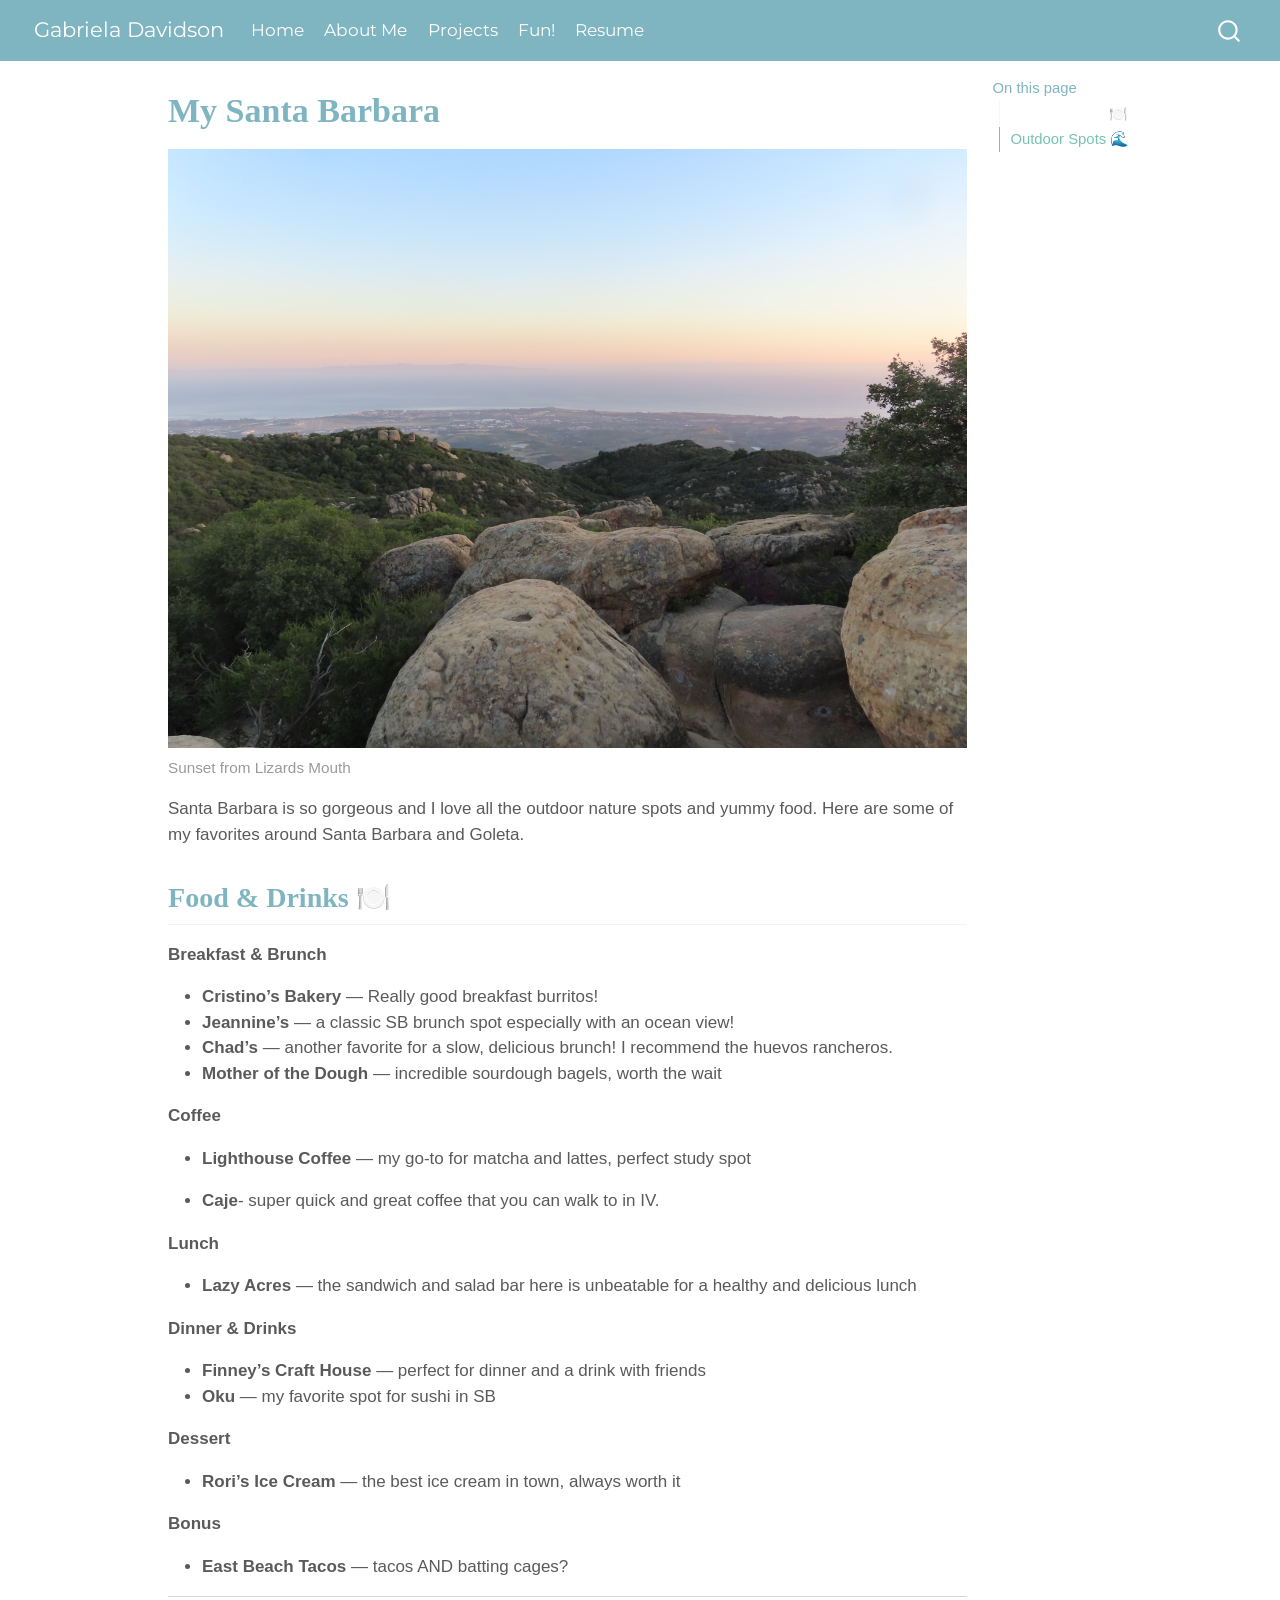
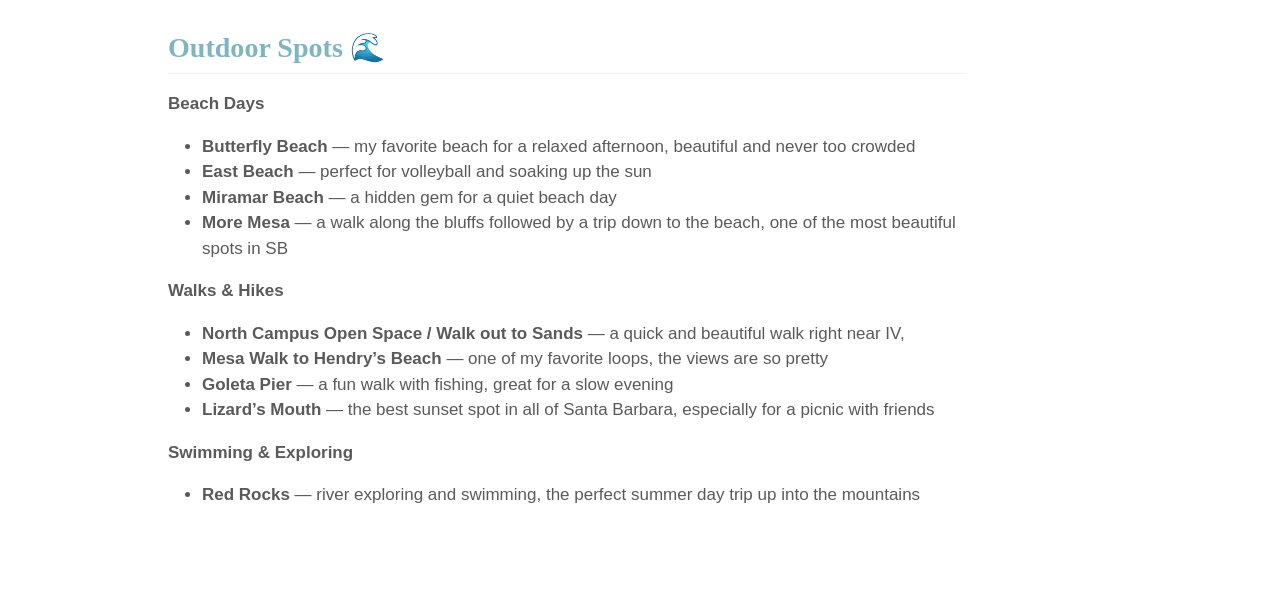
<file: docs/fun.html>
<!DOCTYPE html>
<html xmlns="http://www.w3.org/1999/xhtml" lang="en" xml:lang="en"><head>

<meta charset="utf-8">
<meta name="generator" content="quarto-1.8.25">

<meta name="viewport" content="width=device-width, initial-scale=1.0, user-scalable=yes">


<title>My Santa Barbara – Gabriela Davidson</title>
<style>
code{white-space: pre-wrap;}
span.smallcaps{font-variant: small-caps;}
div.columns{display: flex; gap: min(4vw, 1.5em);}
div.column{flex: auto; overflow-x: auto;}
div.hanging-indent{margin-left: 1.5em; text-indent: -1.5em;}
ul.task-list{list-style: none;}
ul.task-list li input[type="checkbox"] {
  width: 0.8em;
  margin: 0 0.8em 0.2em -1em; /* quarto-specific, see https://github.com/quarto-dev/quarto-cli/issues/4556 */ 
  vertical-align: middle;
}
</style>


<script src="site_libs/quarto-nav/quarto-nav.js"></script>
<script src="site_libs/quarto-nav/headroom.min.js"></script>
<script src="site_libs/clipboard/clipboard.min.js"></script>
<script src="site_libs/quarto-search/autocomplete.umd.js"></script>
<script src="site_libs/quarto-search/fuse.min.js"></script>
<script src="site_libs/quarto-search/quarto-search.js"></script>
<meta name="quarto:offset" content="./">
<script src="site_libs/quarto-html/quarto.js" type="module"></script>
<script src="site_libs/quarto-html/tabsets/tabsets.js" type="module"></script>
<script src="site_libs/quarto-html/axe/axe-check.js" type="module"></script>
<script src="site_libs/quarto-html/popper.min.js"></script>
<script src="site_libs/quarto-html/tippy.umd.min.js"></script>
<script src="site_libs/quarto-html/anchor.min.js"></script>
<link href="site_libs/quarto-html/tippy.css" rel="stylesheet">
<link href="site_libs/quarto-html/quarto-syntax-highlighting-7b89279ff1a6dce999919e0e67d4d9ec.css" rel="stylesheet" id="quarto-text-highlighting-styles">
<script src="site_libs/bootstrap/bootstrap.min.js"></script>
<link href="site_libs/bootstrap/bootstrap-icons.css" rel="stylesheet">
<link href="site_libs/bootstrap/bootstrap-5b8f9b2f3cffee265242a5d44fbb1e00.min.css" rel="stylesheet" append-hash="true" id="quarto-bootstrap" data-mode="light">
<script src="site_libs/quarto-contrib/glightbox/glightbox.min.js"></script>
<link href="site_libs/quarto-contrib/glightbox/glightbox.min.css" rel="stylesheet">
<link href="site_libs/quarto-contrib/glightbox/lightbox.css" rel="stylesheet">
<script id="quarto-search-options" type="application/json">{
  "location": "navbar",
  "copy-button": false,
  "collapse-after": 3,
  "panel-placement": "end",
  "type": "overlay",
  "limit": 50,
  "keyboard-shortcut": [
    "f",
    "/",
    "s"
  ],
  "show-item-context": false,
  "language": {
    "search-no-results-text": "No results",
    "search-matching-documents-text": "matching documents",
    "search-copy-link-title": "Copy link to search",
    "search-hide-matches-text": "Hide additional matches",
    "search-more-match-text": "more match in this document",
    "search-more-matches-text": "more matches in this document",
    "search-clear-button-title": "Clear",
    "search-text-placeholder": "",
    "search-detached-cancel-button-title": "Cancel",
    "search-submit-button-title": "Submit",
    "search-label": "Search"
  }
}</script>


<link rel="stylesheet" href="styles.css">
</head>

<body class="nav-fixed quarto-light">

<div id="quarto-search-results"></div>
  <header id="quarto-header" class="headroom fixed-top">
    <nav class="navbar navbar-expand-lg " data-bs-theme="dark">
      <div class="navbar-container container-fluid">
      <div class="navbar-brand-container mx-auto">
    <a href="./index.html" class="navbar-brand navbar-brand-logo">
    </a>
    <a class="navbar-brand" href="./index.html">
    <span class="navbar-title">Gabriela Davidson</span>
    </a>
  </div>
            <div id="quarto-search" class="" title="Search"></div>
          <button class="navbar-toggler" type="button" data-bs-toggle="collapse" data-bs-target="#navbarCollapse" aria-controls="navbarCollapse" role="menu" aria-expanded="false" aria-label="Toggle navigation" onclick="if (window.quartoToggleHeadroom) { window.quartoToggleHeadroom(); }">
  <span class="navbar-toggler-icon"></span>
</button>
          <div class="collapse navbar-collapse" id="navbarCollapse">
            <ul class="navbar-nav navbar-nav-scroll me-auto">
  <li class="nav-item">
    <a class="nav-link" href="./index.html"> 
<span class="menu-text">Home</span></a>
  </li>  
  <li class="nav-item">
    <a class="nav-link" href="./about.html"> 
<span class="menu-text">About Me</span></a>
  </li>  
  <li class="nav-item">
    <a class="nav-link" href="./projects.html"> 
<span class="menu-text">Projects</span></a>
  </li>  
  <li class="nav-item">
    <a class="nav-link active" href="./fun.html" aria-current="page"> 
<span class="menu-text">Fun!</span></a>
  </li>  
  <li class="nav-item">
    <a class="nav-link" href="./resume.html"> 
<span class="menu-text">Resume</span></a>
  </li>  
</ul>
          </div> <!-- /navcollapse -->
            <div class="quarto-navbar-tools">
</div>
      </div> <!-- /container-fluid -->
    </nav>
</header>
<!-- content -->
<div id="quarto-content" class="quarto-container page-columns page-rows-contents page-layout-article page-navbar">
<!-- sidebar -->
<!-- margin-sidebar -->
    <div id="quarto-margin-sidebar" class="sidebar margin-sidebar">
        <nav id="TOC" role="doc-toc" class="toc-active">
    <h2 id="toc-title">On this page</h2>
   
  <ul>
  <li><a href="#food-drinks" id="toc-food-drinks" class="nav-link active" data-scroll-target="#food-drinks">Food &amp; Drinks 🍽️</a></li>
  <li><a href="#outdoor-spots" id="toc-outdoor-spots" class="nav-link" data-scroll-target="#outdoor-spots">Outdoor Spots 🌊</a></li>
  </ul>
</nav>
    </div>
<!-- main -->
<main class="content" id="quarto-document-content">

<header id="title-block-header" class="quarto-title-block default">
<div class="quarto-title">
<h1 class="title">My Santa Barbara</h1>
</div>



<div class="quarto-title-meta">

    
  
    
  </div>
  


</header>


<div class="quarto-figure quarto-figure-center">
<figure class="figure">
<p><a href="sunset.JPG" class="lightbox" data-gallery="quarto-lightbox-gallery-1" title="Sunset from Lizards Mouth"><img src="sunset.JPG" class="img-fluid figure-img" alt="Sunset from Lizards Mouth"></a></p>
<figcaption>Sunset from Lizards Mouth</figcaption>
</figure>
</div>
<p>Santa Barbara is so gorgeous and I love all the outdoor nature spots and yummy food. Here are some of my favorites around Santa Barbara and Goleta.</p>
<section id="food-drinks" class="level2">
<h2 class="anchored" data-anchor-id="food-drinks">Food &amp; Drinks 🍽️</h2>
<p><strong>Breakfast &amp; Brunch</strong></p>
<ul>
<li><strong>Cristino’s Bakery</strong> — Really good breakfast burritos!</li>
<li><strong>Jeannine’s</strong> — a classic SB brunch spot especially with an ocean view!</li>
<li><strong>Chad’s</strong> — another favorite for a slow, delicious brunch! I recommend the huevos rancheros.</li>
<li><strong>Mother of the Dough</strong> — incredible sourdough bagels, worth the wait</li>
</ul>
<p><strong>Coffee</strong></p>
<ul>
<li><p><strong>Lighthouse Coffee</strong> — my go-to for matcha and lattes, perfect study spot</p></li>
<li><p><strong>Caje</strong>- super quick and great coffee that you can walk to in IV.</p></li>
</ul>
<p><strong>Lunch</strong></p>
<ul>
<li><strong>Lazy Acres</strong> — the sandwich and salad bar here is unbeatable for a healthy and delicious lunch</li>
</ul>
<p><strong>Dinner &amp; Drinks</strong></p>
<ul>
<li><strong>Finney’s Craft House</strong> — perfect for dinner and a drink with friends</li>
<li><strong>Oku</strong> — my favorite spot for sushi in SB</li>
</ul>
<p><strong>Dessert</strong></p>
<ul>
<li><strong>Rori’s Ice Cream</strong> — the best ice cream in town, always worth it</li>
</ul>
<p><strong>Bonus</strong></p>
<ul>
<li><strong>East Beach Tacos</strong> — tacos AND batting cages?</li>
</ul>
<hr>
</section>
<section id="outdoor-spots" class="level2">
<h2 class="anchored" data-anchor-id="outdoor-spots">Outdoor Spots 🌊</h2>
<p><strong>Beach Days</strong></p>
<ul>
<li><strong>Butterfly Beach</strong> — my favorite beach for a relaxed afternoon, beautiful and never too crowded</li>
<li><strong>East Beach</strong> — perfect for volleyball and soaking up the sun</li>
<li><strong>Miramar Beach</strong> — a hidden gem for a quiet beach day</li>
<li><strong>More Mesa</strong> — a walk along the bluffs followed by a trip down to the beach, one of the most beautiful spots in SB</li>
</ul>
<p><strong>Walks &amp; Hikes</strong></p>
<ul>
<li><strong>North Campus Open Space / Walk out to Sands</strong> — a quick and beautiful walk right near IV,</li>
<li><strong>Mesa Walk to Hendry’s Beach</strong> — one of my favorite loops, the views are so pretty</li>
<li><strong>Goleta Pier</strong> — a fun walk with fishing, great for a slow evening</li>
<li><strong>Lizard’s Mouth</strong> — the best sunset spot in all of Santa Barbara, especially for a picnic with friends</li>
</ul>
<p><strong>Swimming &amp; Exploring</strong></p>
<ul>
<li><strong>Red Rocks</strong> — river exploring and swimming, the perfect summer day trip up into the mountains</li>
</ul>


</section>

</main> <!-- /main -->
<script id="quarto-html-after-body" type="application/javascript">
  window.document.addEventListener("DOMContentLoaded", function (event) {
    const icon = "";
    const anchorJS = new window.AnchorJS();
    anchorJS.options = {
      placement: 'right',
      icon: icon
    };
    anchorJS.add('.anchored');
    const isCodeAnnotation = (el) => {
      for (const clz of el.classList) {
        if (clz.startsWith('code-annotation-')) {                     
          return true;
        }
      }
      return false;
    }
    const onCopySuccess = function(e) {
      // button target
      const button = e.trigger;
      // don't keep focus
      button.blur();
      // flash "checked"
      button.classList.add('code-copy-button-checked');
      var currentTitle = button.getAttribute("title");
      button.setAttribute("title", "Copied!");
      let tooltip;
      if (window.bootstrap) {
        button.setAttribute("data-bs-toggle", "tooltip");
        button.setAttribute("data-bs-placement", "left");
        button.setAttribute("data-bs-title", "Copied!");
        tooltip = new bootstrap.Tooltip(button, 
          { trigger: "manual", 
            customClass: "code-copy-button-tooltip",
            offset: [0, -8]});
        tooltip.show();    
      }
      setTimeout(function() {
        if (tooltip) {
          tooltip.hide();
          button.removeAttribute("data-bs-title");
          button.removeAttribute("data-bs-toggle");
          button.removeAttribute("data-bs-placement");
        }
        button.setAttribute("title", currentTitle);
        button.classList.remove('code-copy-button-checked');
      }, 1000);
      // clear code selection
      e.clearSelection();
    }
    const getTextToCopy = function(trigger) {
      const outerScaffold = trigger.parentElement.cloneNode(true);
      const codeEl = outerScaffold.querySelector('code');
      for (const childEl of codeEl.children) {
        if (isCodeAnnotation(childEl)) {
          childEl.remove();
        }
      }
      return codeEl.innerText;
    }
    const clipboard = new window.ClipboardJS('.code-copy-button:not([data-in-quarto-modal])', {
      text: getTextToCopy
    });
    clipboard.on('success', onCopySuccess);
    if (window.document.getElementById('quarto-embedded-source-code-modal')) {
      const clipboardModal = new window.ClipboardJS('.code-copy-button[data-in-quarto-modal]', {
        text: getTextToCopy,
        container: window.document.getElementById('quarto-embedded-source-code-modal')
      });
      clipboardModal.on('success', onCopySuccess);
    }
      var localhostRegex = new RegExp(/^(?:http|https):\/\/localhost\:?[0-9]*\//);
      var mailtoRegex = new RegExp(/^mailto:/);
        var filterRegex = new RegExp('/' + window.location.host + '/');
      var isInternal = (href) => {
          return filterRegex.test(href) || localhostRegex.test(href) || mailtoRegex.test(href);
      }
      // Inspect non-navigation links and adorn them if external
     var links = window.document.querySelectorAll('a[href]:not(.nav-link):not(.navbar-brand):not(.toc-action):not(.sidebar-link):not(.sidebar-item-toggle):not(.pagination-link):not(.no-external):not([aria-hidden]):not(.dropdown-item):not(.quarto-navigation-tool):not(.about-link)');
      for (var i=0; i<links.length; i++) {
        const link = links[i];
        if (!isInternal(link.href)) {
          // undo the damage that might have been done by quarto-nav.js in the case of
          // links that we want to consider external
          if (link.dataset.originalHref !== undefined) {
            link.href = link.dataset.originalHref;
          }
        }
      }
    function tippyHover(el, contentFn, onTriggerFn, onUntriggerFn) {
      const config = {
        allowHTML: true,
        maxWidth: 500,
        delay: 100,
        arrow: false,
        appendTo: function(el) {
            return el.parentElement;
        },
        interactive: true,
        interactiveBorder: 10,
        theme: 'quarto',
        placement: 'bottom-start',
      };
      if (contentFn) {
        config.content = contentFn;
      }
      if (onTriggerFn) {
        config.onTrigger = onTriggerFn;
      }
      if (onUntriggerFn) {
        config.onUntrigger = onUntriggerFn;
      }
      window.tippy(el, config); 
    }
    const noterefs = window.document.querySelectorAll('a[role="doc-noteref"]');
    for (var i=0; i<noterefs.length; i++) {
      const ref = noterefs[i];
      tippyHover(ref, function() {
        // use id or data attribute instead here
        let href = ref.getAttribute('data-footnote-href') || ref.getAttribute('href');
        try { href = new URL(href).hash; } catch {}
        const id = href.replace(/^#\/?/, "");
        const note = window.document.getElementById(id);
        if (note) {
          return note.innerHTML;
        } else {
          return "";
        }
      });
    }
    const xrefs = window.document.querySelectorAll('a.quarto-xref');
    const processXRef = (id, note) => {
      // Strip column container classes
      const stripColumnClz = (el) => {
        el.classList.remove("page-full", "page-columns");
        if (el.children) {
          for (const child of el.children) {
            stripColumnClz(child);
          }
        }
      }
      stripColumnClz(note)
      if (id === null || id.startsWith('sec-')) {
        // Special case sections, only their first couple elements
        const container = document.createElement("div");
        if (note.children && note.children.length > 2) {
          container.appendChild(note.children[0].cloneNode(true));
          for (let i = 1; i < note.children.length; i++) {
            const child = note.children[i];
            if (child.tagName === "P" && child.innerText === "") {
              continue;
            } else {
              container.appendChild(child.cloneNode(true));
              break;
            }
          }
          if (window.Quarto?.typesetMath) {
            window.Quarto.typesetMath(container);
          }
          return container.innerHTML
        } else {
          if (window.Quarto?.typesetMath) {
            window.Quarto.typesetMath(note);
          }
          return note.innerHTML;
        }
      } else {
        // Remove any anchor links if they are present
        const anchorLink = note.querySelector('a.anchorjs-link');
        if (anchorLink) {
          anchorLink.remove();
        }
        if (window.Quarto?.typesetMath) {
          window.Quarto.typesetMath(note);
        }
        if (note.classList.contains("callout")) {
          return note.outerHTML;
        } else {
          return note.innerHTML;
        }
      }
    }
    for (var i=0; i<xrefs.length; i++) {
      const xref = xrefs[i];
      tippyHover(xref, undefined, function(instance) {
        instance.disable();
        let url = xref.getAttribute('href');
        let hash = undefined; 
        if (url.startsWith('#')) {
          hash = url;
        } else {
          try { hash = new URL(url).hash; } catch {}
        }
        if (hash) {
          const id = hash.replace(/^#\/?/, "");
          const note = window.document.getElementById(id);
          if (note !== null) {
            try {
              const html = processXRef(id, note.cloneNode(true));
              instance.setContent(html);
            } finally {
              instance.enable();
              instance.show();
            }
          } else {
            // See if we can fetch this
            fetch(url.split('#')[0])
            .then(res => res.text())
            .then(html => {
              const parser = new DOMParser();
              const htmlDoc = parser.parseFromString(html, "text/html");
              const note = htmlDoc.getElementById(id);
              if (note !== null) {
                const html = processXRef(id, note);
                instance.setContent(html);
              } 
            }).finally(() => {
              instance.enable();
              instance.show();
            });
          }
        } else {
          // See if we can fetch a full url (with no hash to target)
          // This is a special case and we should probably do some content thinning / targeting
          fetch(url)
          .then(res => res.text())
          .then(html => {
            const parser = new DOMParser();
            const htmlDoc = parser.parseFromString(html, "text/html");
            const note = htmlDoc.querySelector('main.content');
            if (note !== null) {
              // This should only happen for chapter cross references
              // (since there is no id in the URL)
              // remove the first header
              if (note.children.length > 0 && note.children[0].tagName === "HEADER") {
                note.children[0].remove();
              }
              const html = processXRef(null, note);
              instance.setContent(html);
            } 
          }).finally(() => {
            instance.enable();
            instance.show();
          });
        }
      }, function(instance) {
      });
    }
        let selectedAnnoteEl;
        const selectorForAnnotation = ( cell, annotation) => {
          let cellAttr = 'data-code-cell="' + cell + '"';
          let lineAttr = 'data-code-annotation="' +  annotation + '"';
          const selector = 'span[' + cellAttr + '][' + lineAttr + ']';
          return selector;
        }
        const selectCodeLines = (annoteEl) => {
          const doc = window.document;
          const targetCell = annoteEl.getAttribute("data-target-cell");
          const targetAnnotation = annoteEl.getAttribute("data-target-annotation");
          const annoteSpan = window.document.querySelector(selectorForAnnotation(targetCell, targetAnnotation));
          const lines = annoteSpan.getAttribute("data-code-lines").split(",");
          const lineIds = lines.map((line) => {
            return targetCell + "-" + line;
          })
          let top = null;
          let height = null;
          let parent = null;
          if (lineIds.length > 0) {
              //compute the position of the single el (top and bottom and make a div)
              const el = window.document.getElementById(lineIds[0]);
              top = el.offsetTop;
              height = el.offsetHeight;
              parent = el.parentElement.parentElement;
            if (lineIds.length > 1) {
              const lastEl = window.document.getElementById(lineIds[lineIds.length - 1]);
              const bottom = lastEl.offsetTop + lastEl.offsetHeight;
              height = bottom - top;
            }
            if (top !== null && height !== null && parent !== null) {
              // cook up a div (if necessary) and position it 
              let div = window.document.getElementById("code-annotation-line-highlight");
              if (div === null) {
                div = window.document.createElement("div");
                div.setAttribute("id", "code-annotation-line-highlight");
                div.style.position = 'absolute';
                parent.appendChild(div);
              }
              div.style.top = top - 2 + "px";
              div.style.height = height + 4 + "px";
              div.style.left = 0;
              let gutterDiv = window.document.getElementById("code-annotation-line-highlight-gutter");
              if (gutterDiv === null) {
                gutterDiv = window.document.createElement("div");
                gutterDiv.setAttribute("id", "code-annotation-line-highlight-gutter");
                gutterDiv.style.position = 'absolute';
                const codeCell = window.document.getElementById(targetCell);
                const gutter = codeCell.querySelector('.code-annotation-gutter');
                gutter.appendChild(gutterDiv);
              }
              gutterDiv.style.top = top - 2 + "px";
              gutterDiv.style.height = height + 4 + "px";
            }
            selectedAnnoteEl = annoteEl;
          }
        };
        const unselectCodeLines = () => {
          const elementsIds = ["code-annotation-line-highlight", "code-annotation-line-highlight-gutter"];
          elementsIds.forEach((elId) => {
            const div = window.document.getElementById(elId);
            if (div) {
              div.remove();
            }
          });
          selectedAnnoteEl = undefined;
        };
          // Handle positioning of the toggle
      window.addEventListener(
        "resize",
        throttle(() => {
          elRect = undefined;
          if (selectedAnnoteEl) {
            selectCodeLines(selectedAnnoteEl);
          }
        }, 10)
      );
      function throttle(fn, ms) {
      let throttle = false;
      let timer;
        return (...args) => {
          if(!throttle) { // first call gets through
              fn.apply(this, args);
              throttle = true;
          } else { // all the others get throttled
              if(timer) clearTimeout(timer); // cancel #2
              timer = setTimeout(() => {
                fn.apply(this, args);
                timer = throttle = false;
              }, ms);
          }
        };
      }
        // Attach click handler to the DT
        const annoteDls = window.document.querySelectorAll('dt[data-target-cell]');
        for (const annoteDlNode of annoteDls) {
          annoteDlNode.addEventListener('click', (event) => {
            const clickedEl = event.target;
            if (clickedEl !== selectedAnnoteEl) {
              unselectCodeLines();
              const activeEl = window.document.querySelector('dt[data-target-cell].code-annotation-active');
              if (activeEl) {
                activeEl.classList.remove('code-annotation-active');
              }
              selectCodeLines(clickedEl);
              clickedEl.classList.add('code-annotation-active');
            } else {
              // Unselect the line
              unselectCodeLines();
              clickedEl.classList.remove('code-annotation-active');
            }
          });
        }
    const findCites = (el) => {
      const parentEl = el.parentElement;
      if (parentEl) {
        const cites = parentEl.dataset.cites;
        if (cites) {
          return {
            el,
            cites: cites.split(' ')
          };
        } else {
          return findCites(el.parentElement)
        }
      } else {
        return undefined;
      }
    };
    var bibliorefs = window.document.querySelectorAll('a[role="doc-biblioref"]');
    for (var i=0; i<bibliorefs.length; i++) {
      const ref = bibliorefs[i];
      const citeInfo = findCites(ref);
      if (citeInfo) {
        tippyHover(citeInfo.el, function() {
          var popup = window.document.createElement('div');
          citeInfo.cites.forEach(function(cite) {
            var citeDiv = window.document.createElement('div');
            citeDiv.classList.add('hanging-indent');
            citeDiv.classList.add('csl-entry');
            var biblioDiv = window.document.getElementById('ref-' + cite);
            if (biblioDiv) {
              citeDiv.innerHTML = biblioDiv.innerHTML;
            }
            popup.appendChild(citeDiv);
          });
          return popup.innerHTML;
        });
      }
    }
  });
  </script>
</div> <!-- /content -->
<script>var lightboxQuarto = GLightbox({"closeEffect":"zoom","descPosition":"bottom","loop":false,"openEffect":"zoom","selector":".lightbox"});
(function() {
  let previousOnload = window.onload;
  window.onload = () => {
    if (previousOnload) {
      previousOnload();
    }
    lightboxQuarto.on('slide_before_load', (data) => {
      const { slideIndex, slideNode, slideConfig, player, trigger } = data;
      const href = trigger.getAttribute('href');
      if (href !== null) {
        const imgEl = window.document.querySelector(`a[href="${href}"] img`);
        if (imgEl !== null) {
          const srcAttr = imgEl.getAttribute("src");
          if (srcAttr && srcAttr.startsWith("data:")) {
            slideConfig.href = srcAttr;
          }
        }
      } 
    });
  
    lightboxQuarto.on('slide_after_load', (data) => {
      const { slideIndex, slideNode, slideConfig, player, trigger } = data;
      if (window.Quarto?.typesetMath) {
        window.Quarto.typesetMath(slideNode);
      }
    });
  
  };
  
})();
          </script>




</body></html>
</file>
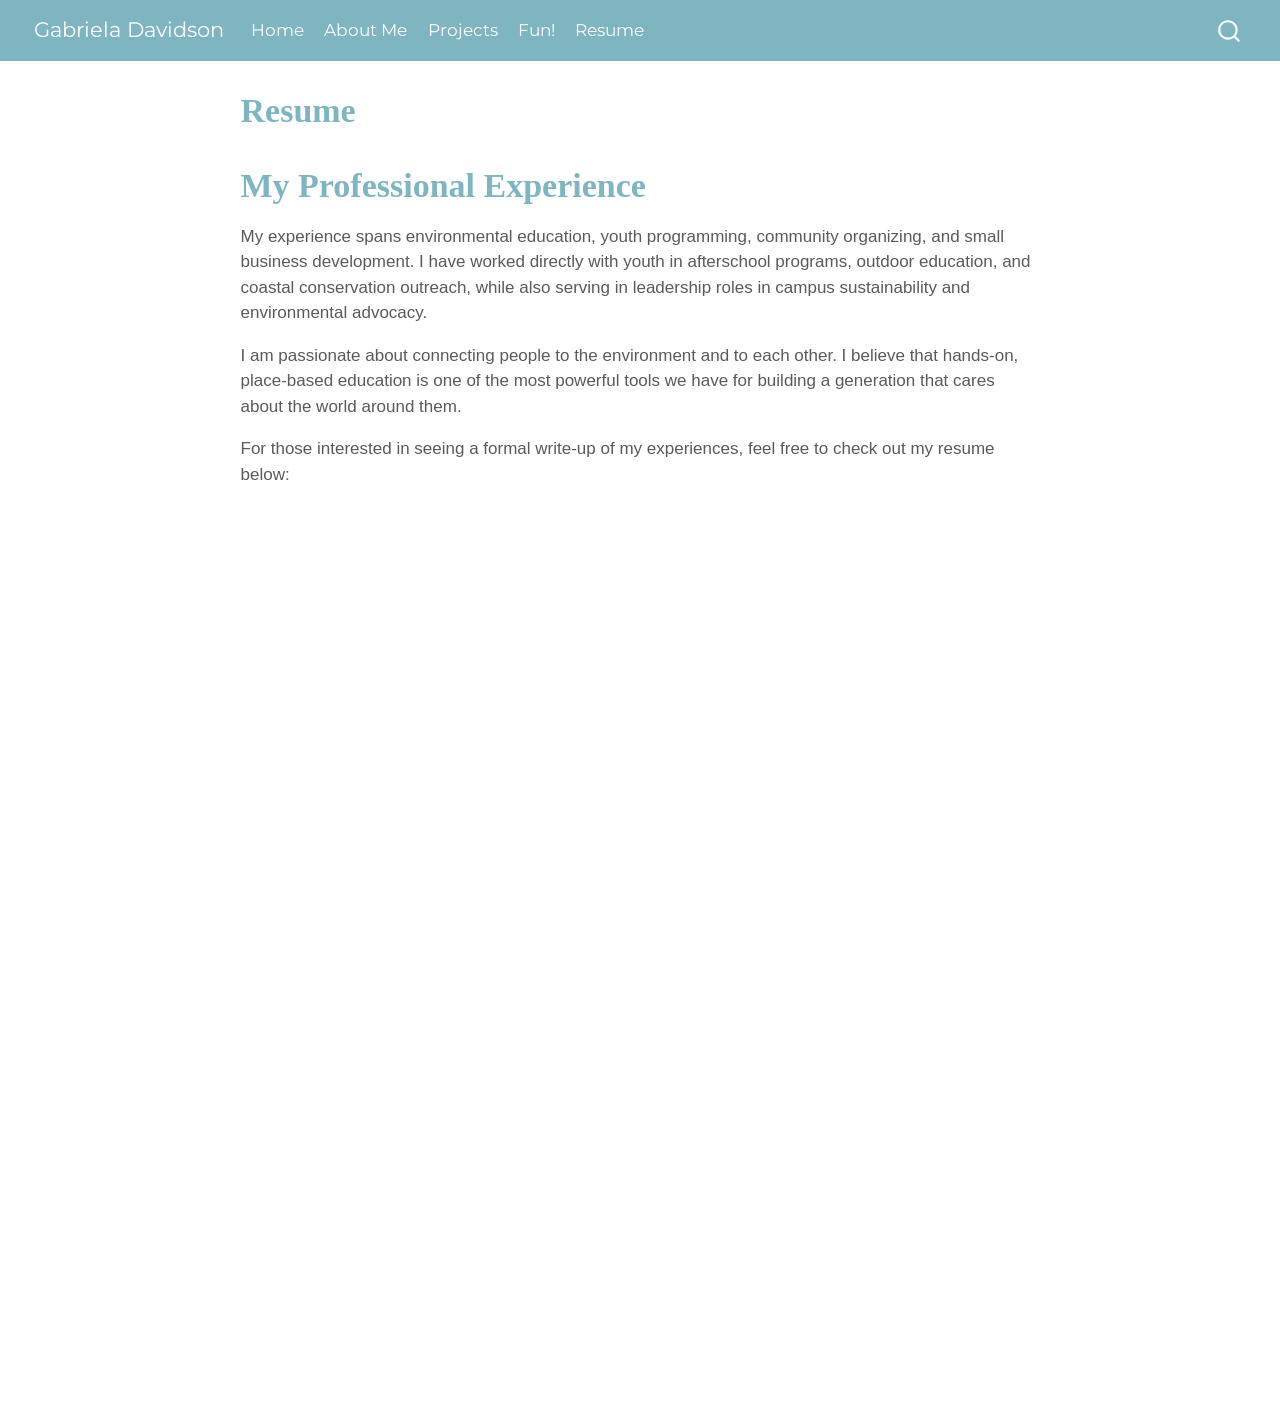
<file: docs/resume.html>
<!DOCTYPE html>
<html xmlns="http://www.w3.org/1999/xhtml" lang="en" xml:lang="en"><head>

<meta charset="utf-8">
<meta name="generator" content="quarto-1.8.25">

<meta name="viewport" content="width=device-width, initial-scale=1.0, user-scalable=yes">


<title>Resume – Gabriela Davidson</title>
<style>
code{white-space: pre-wrap;}
span.smallcaps{font-variant: small-caps;}
div.columns{display: flex; gap: min(4vw, 1.5em);}
div.column{flex: auto; overflow-x: auto;}
div.hanging-indent{margin-left: 1.5em; text-indent: -1.5em;}
ul.task-list{list-style: none;}
ul.task-list li input[type="checkbox"] {
  width: 0.8em;
  margin: 0 0.8em 0.2em -1em; /* quarto-specific, see https://github.com/quarto-dev/quarto-cli/issues/4556 */ 
  vertical-align: middle;
}
</style>


<script src="site_libs/quarto-nav/quarto-nav.js"></script>
<script src="site_libs/quarto-nav/headroom.min.js"></script>
<script src="site_libs/clipboard/clipboard.min.js"></script>
<script src="site_libs/quarto-search/autocomplete.umd.js"></script>
<script src="site_libs/quarto-search/fuse.min.js"></script>
<script src="site_libs/quarto-search/quarto-search.js"></script>
<meta name="quarto:offset" content="./">
<script src="site_libs/quarto-html/quarto.js" type="module"></script>
<script src="site_libs/quarto-html/tabsets/tabsets.js" type="module"></script>
<script src="site_libs/quarto-html/axe/axe-check.js" type="module"></script>
<script src="site_libs/quarto-html/popper.min.js"></script>
<script src="site_libs/quarto-html/tippy.umd.min.js"></script>
<script src="site_libs/quarto-html/anchor.min.js"></script>
<link href="site_libs/quarto-html/tippy.css" rel="stylesheet">
<link href="site_libs/quarto-html/quarto-syntax-highlighting-7b89279ff1a6dce999919e0e67d4d9ec.css" rel="stylesheet" id="quarto-text-highlighting-styles">
<script src="site_libs/bootstrap/bootstrap.min.js"></script>
<link href="site_libs/bootstrap/bootstrap-icons.css" rel="stylesheet">
<link href="site_libs/bootstrap/bootstrap-5b8f9b2f3cffee265242a5d44fbb1e00.min.css" rel="stylesheet" append-hash="true" id="quarto-bootstrap" data-mode="light">
<script id="quarto-search-options" type="application/json">{
  "location": "navbar",
  "copy-button": false,
  "collapse-after": 3,
  "panel-placement": "end",
  "type": "overlay",
  "limit": 50,
  "keyboard-shortcut": [
    "f",
    "/",
    "s"
  ],
  "show-item-context": false,
  "language": {
    "search-no-results-text": "No results",
    "search-matching-documents-text": "matching documents",
    "search-copy-link-title": "Copy link to search",
    "search-hide-matches-text": "Hide additional matches",
    "search-more-match-text": "more match in this document",
    "search-more-matches-text": "more matches in this document",
    "search-clear-button-title": "Clear",
    "search-text-placeholder": "",
    "search-detached-cancel-button-title": "Cancel",
    "search-submit-button-title": "Submit",
    "search-label": "Search"
  }
}</script>


<link rel="stylesheet" href="styles.css">
</head>

<body class="nav-fixed resume-page fullcontent quarto-light">

<div id="quarto-search-results"></div>
  <header id="quarto-header" class="headroom fixed-top">
    <nav class="navbar navbar-expand-lg " data-bs-theme="dark">
      <div class="navbar-container container-fluid">
      <div class="navbar-brand-container mx-auto">
    <a href="./index.html" class="navbar-brand navbar-brand-logo">
    </a>
    <a class="navbar-brand" href="./index.html">
    <span class="navbar-title">Gabriela Davidson</span>
    </a>
  </div>
            <div id="quarto-search" class="" title="Search"></div>
          <button class="navbar-toggler" type="button" data-bs-toggle="collapse" data-bs-target="#navbarCollapse" aria-controls="navbarCollapse" role="menu" aria-expanded="false" aria-label="Toggle navigation" onclick="if (window.quartoToggleHeadroom) { window.quartoToggleHeadroom(); }">
  <span class="navbar-toggler-icon"></span>
</button>
          <div class="collapse navbar-collapse" id="navbarCollapse">
            <ul class="navbar-nav navbar-nav-scroll me-auto">
  <li class="nav-item">
    <a class="nav-link" href="./index.html"> 
<span class="menu-text">Home</span></a>
  </li>  
  <li class="nav-item">
    <a class="nav-link" href="./about.html"> 
<span class="menu-text">About Me</span></a>
  </li>  
  <li class="nav-item">
    <a class="nav-link" href="./projects.html"> 
<span class="menu-text">Projects</span></a>
  </li>  
  <li class="nav-item">
    <a class="nav-link" href="./fun.html"> 
<span class="menu-text">Fun!</span></a>
  </li>  
  <li class="nav-item">
    <a class="nav-link active" href="./resume.html" aria-current="page"> 
<span class="menu-text">Resume</span></a>
  </li>  
</ul>
          </div> <!-- /navcollapse -->
            <div class="quarto-navbar-tools">
</div>
      </div> <!-- /container-fluid -->
    </nav>
</header>
<!-- content -->
<div id="quarto-content" class="quarto-container page-columns page-rows-contents page-layout-article page-navbar">
<!-- sidebar -->
<!-- margin-sidebar -->
    
<!-- main -->
<main class="content" id="quarto-document-content">

<header id="title-block-header" class="quarto-title-block default">
<div class="quarto-title">
<h1 class="title">Resume</h1>
</div>



<div class="quarto-title-meta">

    
  
    
  </div>
  


</header>


<section id="my-professional-experience" class="level1 text-panel">
<h1><strong>My Professional Experience</strong></h1>
<p>My experience spans environmental education, youth programming, community organizing, and small business development. I have worked directly with youth in afterschool programs, outdoor education, and coastal conservation outreach, while also serving in leadership roles in campus sustainability and environmental advocacy.</p>
<p>I am passionate about connecting people to the environment and to each other. I believe that hands-on, place-based education is one of the most powerful tools we have for building a generation that cares about the world around them.</p>
<p>For those interested in seeing a formal write-up of my experiences, feel free to check out my resume below:</p>
<iframe src="Resume/gabriela_davidson.resume.pdf" width="100%" height="800px">
</iframe>
</section>



</main> <!-- /main -->
<script id="quarto-html-after-body" type="application/javascript">
  window.document.addEventListener("DOMContentLoaded", function (event) {
    const icon = "";
    const anchorJS = new window.AnchorJS();
    anchorJS.options = {
      placement: 'right',
      icon: icon
    };
    anchorJS.add('.anchored');
    const isCodeAnnotation = (el) => {
      for (const clz of el.classList) {
        if (clz.startsWith('code-annotation-')) {                     
          return true;
        }
      }
      return false;
    }
    const onCopySuccess = function(e) {
      // button target
      const button = e.trigger;
      // don't keep focus
      button.blur();
      // flash "checked"
      button.classList.add('code-copy-button-checked');
      var currentTitle = button.getAttribute("title");
      button.setAttribute("title", "Copied!");
      let tooltip;
      if (window.bootstrap) {
        button.setAttribute("data-bs-toggle", "tooltip");
        button.setAttribute("data-bs-placement", "left");
        button.setAttribute("data-bs-title", "Copied!");
        tooltip = new bootstrap.Tooltip(button, 
          { trigger: "manual", 
            customClass: "code-copy-button-tooltip",
            offset: [0, -8]});
        tooltip.show();    
      }
      setTimeout(function() {
        if (tooltip) {
          tooltip.hide();
          button.removeAttribute("data-bs-title");
          button.removeAttribute("data-bs-toggle");
          button.removeAttribute("data-bs-placement");
        }
        button.setAttribute("title", currentTitle);
        button.classList.remove('code-copy-button-checked');
      }, 1000);
      // clear code selection
      e.clearSelection();
    }
    const getTextToCopy = function(trigger) {
      const outerScaffold = trigger.parentElement.cloneNode(true);
      const codeEl = outerScaffold.querySelector('code');
      for (const childEl of codeEl.children) {
        if (isCodeAnnotation(childEl)) {
          childEl.remove();
        }
      }
      return codeEl.innerText;
    }
    const clipboard = new window.ClipboardJS('.code-copy-button:not([data-in-quarto-modal])', {
      text: getTextToCopy
    });
    clipboard.on('success', onCopySuccess);
    if (window.document.getElementById('quarto-embedded-source-code-modal')) {
      const clipboardModal = new window.ClipboardJS('.code-copy-button[data-in-quarto-modal]', {
        text: getTextToCopy,
        container: window.document.getElementById('quarto-embedded-source-code-modal')
      });
      clipboardModal.on('success', onCopySuccess);
    }
      var localhostRegex = new RegExp(/^(?:http|https):\/\/localhost\:?[0-9]*\//);
      var mailtoRegex = new RegExp(/^mailto:/);
        var filterRegex = new RegExp('/' + window.location.host + '/');
      var isInternal = (href) => {
          return filterRegex.test(href) || localhostRegex.test(href) || mailtoRegex.test(href);
      }
      // Inspect non-navigation links and adorn them if external
     var links = window.document.querySelectorAll('a[href]:not(.nav-link):not(.navbar-brand):not(.toc-action):not(.sidebar-link):not(.sidebar-item-toggle):not(.pagination-link):not(.no-external):not([aria-hidden]):not(.dropdown-item):not(.quarto-navigation-tool):not(.about-link)');
      for (var i=0; i<links.length; i++) {
        const link = links[i];
        if (!isInternal(link.href)) {
          // undo the damage that might have been done by quarto-nav.js in the case of
          // links that we want to consider external
          if (link.dataset.originalHref !== undefined) {
            link.href = link.dataset.originalHref;
          }
        }
      }
    function tippyHover(el, contentFn, onTriggerFn, onUntriggerFn) {
      const config = {
        allowHTML: true,
        maxWidth: 500,
        delay: 100,
        arrow: false,
        appendTo: function(el) {
            return el.parentElement;
        },
        interactive: true,
        interactiveBorder: 10,
        theme: 'quarto',
        placement: 'bottom-start',
      };
      if (contentFn) {
        config.content = contentFn;
      }
      if (onTriggerFn) {
        config.onTrigger = onTriggerFn;
      }
      if (onUntriggerFn) {
        config.onUntrigger = onUntriggerFn;
      }
      window.tippy(el, config); 
    }
    const noterefs = window.document.querySelectorAll('a[role="doc-noteref"]');
    for (var i=0; i<noterefs.length; i++) {
      const ref = noterefs[i];
      tippyHover(ref, function() {
        // use id or data attribute instead here
        let href = ref.getAttribute('data-footnote-href') || ref.getAttribute('href');
        try { href = new URL(href).hash; } catch {}
        const id = href.replace(/^#\/?/, "");
        const note = window.document.getElementById(id);
        if (note) {
          return note.innerHTML;
        } else {
          return "";
        }
      });
    }
    const xrefs = window.document.querySelectorAll('a.quarto-xref');
    const processXRef = (id, note) => {
      // Strip column container classes
      const stripColumnClz = (el) => {
        el.classList.remove("page-full", "page-columns");
        if (el.children) {
          for (const child of el.children) {
            stripColumnClz(child);
          }
        }
      }
      stripColumnClz(note)
      if (id === null || id.startsWith('sec-')) {
        // Special case sections, only their first couple elements
        const container = document.createElement("div");
        if (note.children && note.children.length > 2) {
          container.appendChild(note.children[0].cloneNode(true));
          for (let i = 1; i < note.children.length; i++) {
            const child = note.children[i];
            if (child.tagName === "P" && child.innerText === "") {
              continue;
            } else {
              container.appendChild(child.cloneNode(true));
              break;
            }
          }
          if (window.Quarto?.typesetMath) {
            window.Quarto.typesetMath(container);
          }
          return container.innerHTML
        } else {
          if (window.Quarto?.typesetMath) {
            window.Quarto.typesetMath(note);
          }
          return note.innerHTML;
        }
      } else {
        // Remove any anchor links if they are present
        const anchorLink = note.querySelector('a.anchorjs-link');
        if (anchorLink) {
          anchorLink.remove();
        }
        if (window.Quarto?.typesetMath) {
          window.Quarto.typesetMath(note);
        }
        if (note.classList.contains("callout")) {
          return note.outerHTML;
        } else {
          return note.innerHTML;
        }
      }
    }
    for (var i=0; i<xrefs.length; i++) {
      const xref = xrefs[i];
      tippyHover(xref, undefined, function(instance) {
        instance.disable();
        let url = xref.getAttribute('href');
        let hash = undefined; 
        if (url.startsWith('#')) {
          hash = url;
        } else {
          try { hash = new URL(url).hash; } catch {}
        }
        if (hash) {
          const id = hash.replace(/^#\/?/, "");
          const note = window.document.getElementById(id);
          if (note !== null) {
            try {
              const html = processXRef(id, note.cloneNode(true));
              instance.setContent(html);
            } finally {
              instance.enable();
              instance.show();
            }
          } else {
            // See if we can fetch this
            fetch(url.split('#')[0])
            .then(res => res.text())
            .then(html => {
              const parser = new DOMParser();
              const htmlDoc = parser.parseFromString(html, "text/html");
              const note = htmlDoc.getElementById(id);
              if (note !== null) {
                const html = processXRef(id, note);
                instance.setContent(html);
              } 
            }).finally(() => {
              instance.enable();
              instance.show();
            });
          }
        } else {
          // See if we can fetch a full url (with no hash to target)
          // This is a special case and we should probably do some content thinning / targeting
          fetch(url)
          .then(res => res.text())
          .then(html => {
            const parser = new DOMParser();
            const htmlDoc = parser.parseFromString(html, "text/html");
            const note = htmlDoc.querySelector('main.content');
            if (note !== null) {
              // This should only happen for chapter cross references
              // (since there is no id in the URL)
              // remove the first header
              if (note.children.length > 0 && note.children[0].tagName === "HEADER") {
                note.children[0].remove();
              }
              const html = processXRef(null, note);
              instance.setContent(html);
            } 
          }).finally(() => {
            instance.enable();
            instance.show();
          });
        }
      }, function(instance) {
      });
    }
        let selectedAnnoteEl;
        const selectorForAnnotation = ( cell, annotation) => {
          let cellAttr = 'data-code-cell="' + cell + '"';
          let lineAttr = 'data-code-annotation="' +  annotation + '"';
          const selector = 'span[' + cellAttr + '][' + lineAttr + ']';
          return selector;
        }
        const selectCodeLines = (annoteEl) => {
          const doc = window.document;
          const targetCell = annoteEl.getAttribute("data-target-cell");
          const targetAnnotation = annoteEl.getAttribute("data-target-annotation");
          const annoteSpan = window.document.querySelector(selectorForAnnotation(targetCell, targetAnnotation));
          const lines = annoteSpan.getAttribute("data-code-lines").split(",");
          const lineIds = lines.map((line) => {
            return targetCell + "-" + line;
          })
          let top = null;
          let height = null;
          let parent = null;
          if (lineIds.length > 0) {
              //compute the position of the single el (top and bottom and make a div)
              const el = window.document.getElementById(lineIds[0]);
              top = el.offsetTop;
              height = el.offsetHeight;
              parent = el.parentElement.parentElement;
            if (lineIds.length > 1) {
              const lastEl = window.document.getElementById(lineIds[lineIds.length - 1]);
              const bottom = lastEl.offsetTop + lastEl.offsetHeight;
              height = bottom - top;
            }
            if (top !== null && height !== null && parent !== null) {
              // cook up a div (if necessary) and position it 
              let div = window.document.getElementById("code-annotation-line-highlight");
              if (div === null) {
                div = window.document.createElement("div");
                div.setAttribute("id", "code-annotation-line-highlight");
                div.style.position = 'absolute';
                parent.appendChild(div);
              }
              div.style.top = top - 2 + "px";
              div.style.height = height + 4 + "px";
              div.style.left = 0;
              let gutterDiv = window.document.getElementById("code-annotation-line-highlight-gutter");
              if (gutterDiv === null) {
                gutterDiv = window.document.createElement("div");
                gutterDiv.setAttribute("id", "code-annotation-line-highlight-gutter");
                gutterDiv.style.position = 'absolute';
                const codeCell = window.document.getElementById(targetCell);
                const gutter = codeCell.querySelector('.code-annotation-gutter');
                gutter.appendChild(gutterDiv);
              }
              gutterDiv.style.top = top - 2 + "px";
              gutterDiv.style.height = height + 4 + "px";
            }
            selectedAnnoteEl = annoteEl;
          }
        };
        const unselectCodeLines = () => {
          const elementsIds = ["code-annotation-line-highlight", "code-annotation-line-highlight-gutter"];
          elementsIds.forEach((elId) => {
            const div = window.document.getElementById(elId);
            if (div) {
              div.remove();
            }
          });
          selectedAnnoteEl = undefined;
        };
          // Handle positioning of the toggle
      window.addEventListener(
        "resize",
        throttle(() => {
          elRect = undefined;
          if (selectedAnnoteEl) {
            selectCodeLines(selectedAnnoteEl);
          }
        }, 10)
      );
      function throttle(fn, ms) {
      let throttle = false;
      let timer;
        return (...args) => {
          if(!throttle) { // first call gets through
              fn.apply(this, args);
              throttle = true;
          } else { // all the others get throttled
              if(timer) clearTimeout(timer); // cancel #2
              timer = setTimeout(() => {
                fn.apply(this, args);
                timer = throttle = false;
              }, ms);
          }
        };
      }
        // Attach click handler to the DT
        const annoteDls = window.document.querySelectorAll('dt[data-target-cell]');
        for (const annoteDlNode of annoteDls) {
          annoteDlNode.addEventListener('click', (event) => {
            const clickedEl = event.target;
            if (clickedEl !== selectedAnnoteEl) {
              unselectCodeLines();
              const activeEl = window.document.querySelector('dt[data-target-cell].code-annotation-active');
              if (activeEl) {
                activeEl.classList.remove('code-annotation-active');
              }
              selectCodeLines(clickedEl);
              clickedEl.classList.add('code-annotation-active');
            } else {
              // Unselect the line
              unselectCodeLines();
              clickedEl.classList.remove('code-annotation-active');
            }
          });
        }
    const findCites = (el) => {
      const parentEl = el.parentElement;
      if (parentEl) {
        const cites = parentEl.dataset.cites;
        if (cites) {
          return {
            el,
            cites: cites.split(' ')
          };
        } else {
          return findCites(el.parentElement)
        }
      } else {
        return undefined;
      }
    };
    var bibliorefs = window.document.querySelectorAll('a[role="doc-biblioref"]');
    for (var i=0; i<bibliorefs.length; i++) {
      const ref = bibliorefs[i];
      const citeInfo = findCites(ref);
      if (citeInfo) {
        tippyHover(citeInfo.el, function() {
          var popup = window.document.createElement('div');
          citeInfo.cites.forEach(function(cite) {
            var citeDiv = window.document.createElement('div');
            citeDiv.classList.add('hanging-indent');
            citeDiv.classList.add('csl-entry');
            var biblioDiv = window.document.getElementById('ref-' + cite);
            if (biblioDiv) {
              citeDiv.innerHTML = biblioDiv.innerHTML;
            }
            popup.appendChild(citeDiv);
          });
          return popup.innerHTML;
        });
      }
    }
  });
  </script>
</div> <!-- /content -->




</body></html>
</file>
<file: docs/site_libs/quarto-html/tippy.css>
.tippy-box[data-animation=fade][data-state=hidden]{opacity:0}[data-tippy-root]{max-width:calc(100vw - 10px)}.tippy-box{position:relative;background-color:#333;color:#fff;border-radius:4px;font-size:14px;line-height:1.4;white-space:normal;outline:0;transition-property:transform,visibility,opacity}.tippy-box[data-placement^=top]>.tippy-arrow{bottom:0}.tippy-box[data-placement^=top]>.tippy-arrow:before{bottom:-7px;left:0;border-width:8px 8px 0;border-top-color:initial;transform-origin:center top}.tippy-box[data-placement^=bottom]>.tippy-arrow{top:0}.tippy-box[data-placement^=bottom]>.tippy-arrow:before{top:-7px;left:0;border-width:0 8px 8px;border-bottom-color:initial;transform-origin:center bottom}.tippy-box[data-placement^=left]>.tippy-arrow{right:0}.tippy-box[data-placement^=left]>.tippy-arrow:before{border-width:8px 0 8px 8px;border-left-color:initial;right:-7px;transform-origin:center left}.tippy-box[data-placement^=right]>.tippy-arrow{left:0}.tippy-box[data-placement^=right]>.tippy-arrow:before{left:-7px;border-width:8px 8px 8px 0;border-right-color:initial;transform-origin:center right}.tippy-box[data-inertia][data-state=visible]{transition-timing-function:cubic-bezier(.54,1.5,.38,1.11)}.tippy-arrow{width:16px;height:16px;color:#333}.tippy-arrow:before{content:"";position:absolute;border-color:transparent;border-style:solid}.tippy-content{position:relative;padding:5px 9px;z-index:1}
</file>
<file: docs/site_libs/quarto-html/quarto-syntax-highlighting-7b89279ff1a6dce999919e0e67d4d9ec.css>
/* quarto syntax highlight colors */
:root {
  --quarto-hl-ot-color: #003B4F;
  --quarto-hl-at-color: #657422;
  --quarto-hl-ss-color: #20794D;
  --quarto-hl-an-color: #5E5E5E;
  --quarto-hl-fu-color: #4758AB;
  --quarto-hl-st-color: #20794D;
  --quarto-hl-cf-color: #003B4F;
  --quarto-hl-op-color: #5E5E5E;
  --quarto-hl-er-color: #AD0000;
  --quarto-hl-bn-color: #AD0000;
  --quarto-hl-al-color: #AD0000;
  --quarto-hl-va-color: #111111;
  --quarto-hl-bu-color: inherit;
  --quarto-hl-ex-color: inherit;
  --quarto-hl-pp-color: #AD0000;
  --quarto-hl-in-color: #5E5E5E;
  --quarto-hl-vs-color: #20794D;
  --quarto-hl-wa-color: #5E5E5E;
  --quarto-hl-do-color: #5E5E5E;
  --quarto-hl-im-color: #00769E;
  --quarto-hl-ch-color: #20794D;
  --quarto-hl-dt-color: #AD0000;
  --quarto-hl-fl-color: #AD0000;
  --quarto-hl-co-color: #5E5E5E;
  --quarto-hl-cv-color: #5E5E5E;
  --quarto-hl-cn-color: #8f5902;
  --quarto-hl-sc-color: #5E5E5E;
  --quarto-hl-dv-color: #AD0000;
  --quarto-hl-kw-color: #003B4F;
}

/* other quarto variables */
:root {
  --quarto-font-monospace: SFMono-Regular, Menlo, Monaco, Consolas, "Liberation Mono", "Courier New", monospace;
}

/* syntax highlight based on Pandoc's rules */
pre > code.sourceCode > span {
  color: #003B4F;
}

code.sourceCode > span {
  color: #003B4F;
}

div.sourceCode,
div.sourceCode pre.sourceCode {
  color: #003B4F;
}

/* Normal */
code span {
  color: #003B4F;
}

/* Alert */
code span.al {
  color: #AD0000;
  font-style: inherit;
}

/* Annotation */
code span.an {
  color: #5E5E5E;
  font-style: inherit;
}

/* Attribute */
code span.at {
  color: #657422;
  font-style: inherit;
}

/* BaseN */
code span.bn {
  color: #AD0000;
  font-style: inherit;
}

/* BuiltIn */
code span.bu {
  font-style: inherit;
}

/* ControlFlow */
code span.cf {
  color: #003B4F;
  font-weight: bold;
  font-style: inherit;
}

/* Char */
code span.ch {
  color: #20794D;
  font-style: inherit;
}

/* Constant */
code span.cn {
  color: #8f5902;
  font-style: inherit;
}

/* Comment */
code span.co {
  color: #5E5E5E;
  font-style: inherit;
}

/* CommentVar */
code span.cv {
  color: #5E5E5E;
  font-style: italic;
}

/* Documentation */
code span.do {
  color: #5E5E5E;
  font-style: italic;
}

/* DataType */
code span.dt {
  color: #AD0000;
  font-style: inherit;
}

/* DecVal */
code span.dv {
  color: #AD0000;
  font-style: inherit;
}

/* Error */
code span.er {
  color: #AD0000;
  font-style: inherit;
}

/* Extension */
code span.ex {
  font-style: inherit;
}

/* Float */
code span.fl {
  color: #AD0000;
  font-style: inherit;
}

/* Function */
code span.fu {
  color: #4758AB;
  font-style: inherit;
}

/* Import */
code span.im {
  color: #00769E;
  font-style: inherit;
}

/* Information */
code span.in {
  color: #5E5E5E;
  font-style: inherit;
}

/* Keyword */
code span.kw {
  color: #003B4F;
  font-weight: bold;
  font-style: inherit;
}

/* Operator */
code span.op {
  color: #5E5E5E;
  font-style: inherit;
}

/* Other */
code span.ot {
  color: #003B4F;
  font-style: inherit;
}

/* Preprocessor */
code span.pp {
  color: #AD0000;
  font-style: inherit;
}

/* SpecialChar */
code span.sc {
  color: #5E5E5E;
  font-style: inherit;
}

/* SpecialString */
code span.ss {
  color: #20794D;
  font-style: inherit;
}

/* String */
code span.st {
  color: #20794D;
  font-style: inherit;
}

/* Variable */
code span.va {
  color: #111111;
  font-style: inherit;
}

/* VerbatimString */
code span.vs {
  color: #20794D;
  font-style: inherit;
}

/* Warning */
code span.wa {
  color: #5E5E5E;
  font-style: italic;
}

.prevent-inlining {
  content: "</";
}

/*# sourceMappingURL=3944bc705cfaf4c80e56f77c5205168a.css.map */
</file>
<file: docs/styles.css>
/* css styles */
/* Change navbar color */
.navbar {
  background-color: #7FB5C1 !important;
}

.navbar-brand, .nav-link {
  color: #ffffff !important;
}

h1, h2, h3 {
  color: #7FB5C1;
  font-family: "Georgia", serif;
}

.quarto-layout-panel img {
  height: 180px;
  width: 100%;
  object-fit: cover;
  padding: 2px;
}

.quarto-layout-cell {
  padding: 2px !important;
}
}
@import url('https://fonts.googleapis.com/css2?family=Playfair+Display:wght@400;700&family=Lato:wght@300;400;700&display=swap');

h1, h2, h3 {
  font-family: 'Playfair Display', serif;
  color: #7FB5C1;
}

body {
  font-family: 'Lato', sans-serif;
}
</file>
